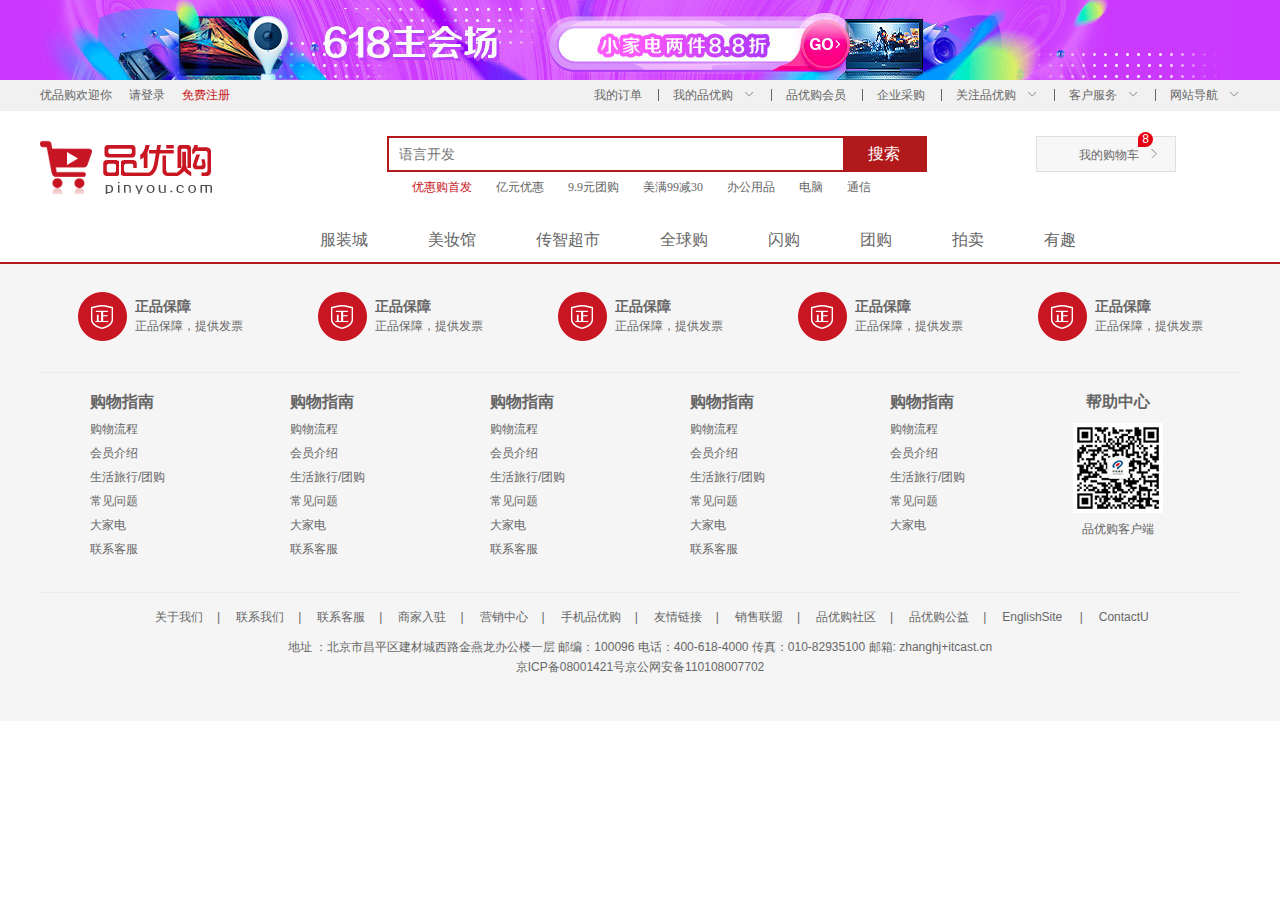
<file: module/模板页面.html>
<!DOCTYPE html>
<html lang="en">
<head>
	<meta charset="UTF-8">
	<meta http-equiv="X-UA-Compatible" content="IE=edge,chrome=1">
	<meta name="description" content="">
	<meta name="keywords" content="">
	<meta name="viewport" content="width=device-width, user-scalable=no, initial-scale=1.0, maximum-scale=1.0, minimum-scale=1.0">
	<title>Document</title>
	<link rel="shortcut icon" href="./favicon.ico">
	<link rel="stylesheet" type="text/css" href="../css/normalize.css">
	<link rel="stylesheet" type="text/css" href="../css/base.css">
	<link rel="stylesheet" type="text/css" href="../css/common.css">
</head>
<body>
	<div class="top_banner" style="background: #CA37FF;">
		<div class="w">
			<a href="#">
				<img src="../images/top_banner.jpg">
			</a>
		</div>
	</div>
	<div class="tobar">
		<div class="w">
			<div class="tobar-l fl">
				<span>优品购欢迎你</span>
				<a href="#" >请登录</a>
				<a href="#" class="basecol">免费注册</a>
			</div>
			<div class="tobar-r fr">
				<ul>
					<li><a href="#">我的订单</a></li><li class="line"></li>
					<li><a href="#">我的品优购</a><i class="iconfont">&#xe6a6;</i></li><li class="line"></li>
					<li><a href="#">品优购会员</a></li><li class="line"></li>
					<li><a href="#">企业采购</a></li><li class="line"></li>
					<li><a href="#">关注品优购</a><i class="iconfont">&#xe6a6;</i></li><li class="line"></li>
					<li><a href="#">客户服务</a><i class="iconfont">&#xe6a6;</i></li><li class="line"></li>
					<li><a href="#">网站导航</a><i class="iconfont">&#xe6a6;</i></li>
				</ul>
			</div>
		</div>
	</div>
	<div class="header">
		<div class="w pr">
			<div class="logo">
				<h1>
					<a href="#">品优购</a>
				</h1>
			</div>
			<div class="search pa w">
				<form>
					<input type="text" name="" placeholder="语言开发">
					<input type="submit" name="" value="搜索">
				</form>
			</div>
			<div class="cart pa">
				<i class="iconfont" style="color: red; font-size: 14px;margin: 0 7px 0 18px">&#xf0179;</i>
				<a href="#">我的购物车</a>
				<span class="num">8</span>
				<i class="iconfont" style="margin-left: 4px; font-size: 14px;">&#xe6a7;</i>
			</div>
			<div class="hotpro pa w">
				<ul>
					<li><a href="#" class="basecol">优惠购首发</a></li>
					<li><a href="#">亿元优惠</a></li>
					<li><a href="#">9.9元团购</a></li>
					<li><a href="#">美满99减30</a></li>
					<li><a href="#">办公用品</a></li>
					<li><a href="#">电脑</a></li>
					<li><a href="#">通信</a></li>
				</ul>
			</div>
			<div class="headnav pa w">
				<ul>
					<li><a href="#">服装城</a></li>
					<li><a href="#">美妆馆</a></li>
					<li><a href="#">传智超市</a></li>
					<li><a href="#">全球购</a></li>
					<li><a href="#">闪购</a></li>
					<li><a href="#">团购</a></li>
					<li><a href="#">拍卖</a></li>
					<li><a href="#">有趣</a></li>
				</ul>
			</div>
		</div>
	</div>
	<div class="footer">
		<div class="w">
			<div class="footer_nav">
				<ul class="clearfix">
					<li>
						<h4>多</h4>
						<div class="solgan fl">
							<h5>正品保障</h5>
							<p>正品保障，提供发票</p>
						</div>
					</li>
					<li>
						<h4>多</h4>
						<div class="solgan fl">
							<h5>正品保障</h5>
							<p>正品保障，提供发票</p>
						</div>
					</li>
					<li>
						<h4>多</h4>
						<div class="solgan fl">
							<h5>正品保障</h5>
							<p>正品保障，提供发票</p>
						</div>
					</li>
					<li>
						<h4>多</h4>
						<div class="solgan fl">
							<h5>正品保障</h5>
							<p>正品保障，提供发票</p>
						</div>
					</li>
					<li>
						<h4>多</h4>
						<div class="solgan fl">
							<h5>正品保障</h5>
							<p>正品保障，提供发票</p>
						</div>
					</li>
				</ul>
			</div>
			<div class="server clearfix">
				<dl>
					<dt>购物指南</dt>
					<dd>购物流程</dd>
					<dd>会员介绍</dd>
					<dd>生活旅行/团购</dd>
					<dd>常见问题</dd>
					<dd>大家电</dd>
					<dd>联系客服</dd>
				</dl>
				<dl>
					<dt>购物指南</dt>
					<dd>购物流程</dd>
					<dd>会员介绍</dd>
					<dd>生活旅行/团购</dd>
					<dd>常见问题</dd>
					<dd>大家电</dd>
					<dd>联系客服</dd>
				</dl>
				<dl>
					<dt>购物指南</dt>
					<dd>购物流程</dd>
					<dd>会员介绍</dd>
					<dd>生活旅行/团购</dd>
					<dd>常见问题</dd>
					<dd>大家电</dd>
					<dd>联系客服</dd>
				</dl>
				<dl>
					<dt>购物指南</dt>
					<dd>购物流程</dd>
					<dd>会员介绍</dd>
					<dd>生活旅行/团购</dd>
					<dd>常见问题</dd>
					<dd>大家电</dd>
					<dd>联系客服</dd>
				</dl>
				<dl>
					<dt>购物指南</dt>
					<dd>购物流程</dd>
					<dd>会员介绍</dd>
					<dd>生活旅行/团购</dd>
					<dd>常见问题</dd>
					<dd>大家电</dd>
				</dl>
				<dl>
					<dt>帮助中心</dt>
					<dd>
						<img src="../images/wx_cz.jpg">
						<span>品优购客户端</span>
					</dd>
				</dl>
			</div>
			<div class="about">
				<ul class="clearfix">
					<li><a href="#">关于我们</a><span>|</span></li>
					<li><a href="#">联系我们</a><span>|</span></li>
					<li><a href="#">联系客服</a><span>|</span></li>
					<li><a href="#">商家入驻</a><span>|</span></li>
					<li><a href="#">营销中心</a><span>|</span></li>
					<li><a href="#">手机品优购</a><span>|</span></li>
					<li><a href="#">友情链接</a><span>|</span></li>
					<li><a href="#">销售联盟</a><span>|</span></li>
					<li><a href="#">品优购社区</a><span>|</span></li>
					<li><a href="#">品优购公益</a><span>|</span></li>
					<li><a href="#">EnglishSite</a> <span>|</span></li>
					<li><a href="#">ContactU</a></li>
				</ul>
				<p>地址       ：北京市昌平区建材城西路金燕龙办公楼一层 邮编：100096 电话：400-618-4000 传真：010-82935100 邮箱: zhanghj+itcast.cn</p>
				<p>京ICP备08001421号京公网安备110108007702</p>
			</div>
		</div>
	</div>
</body>
</html>
</file>
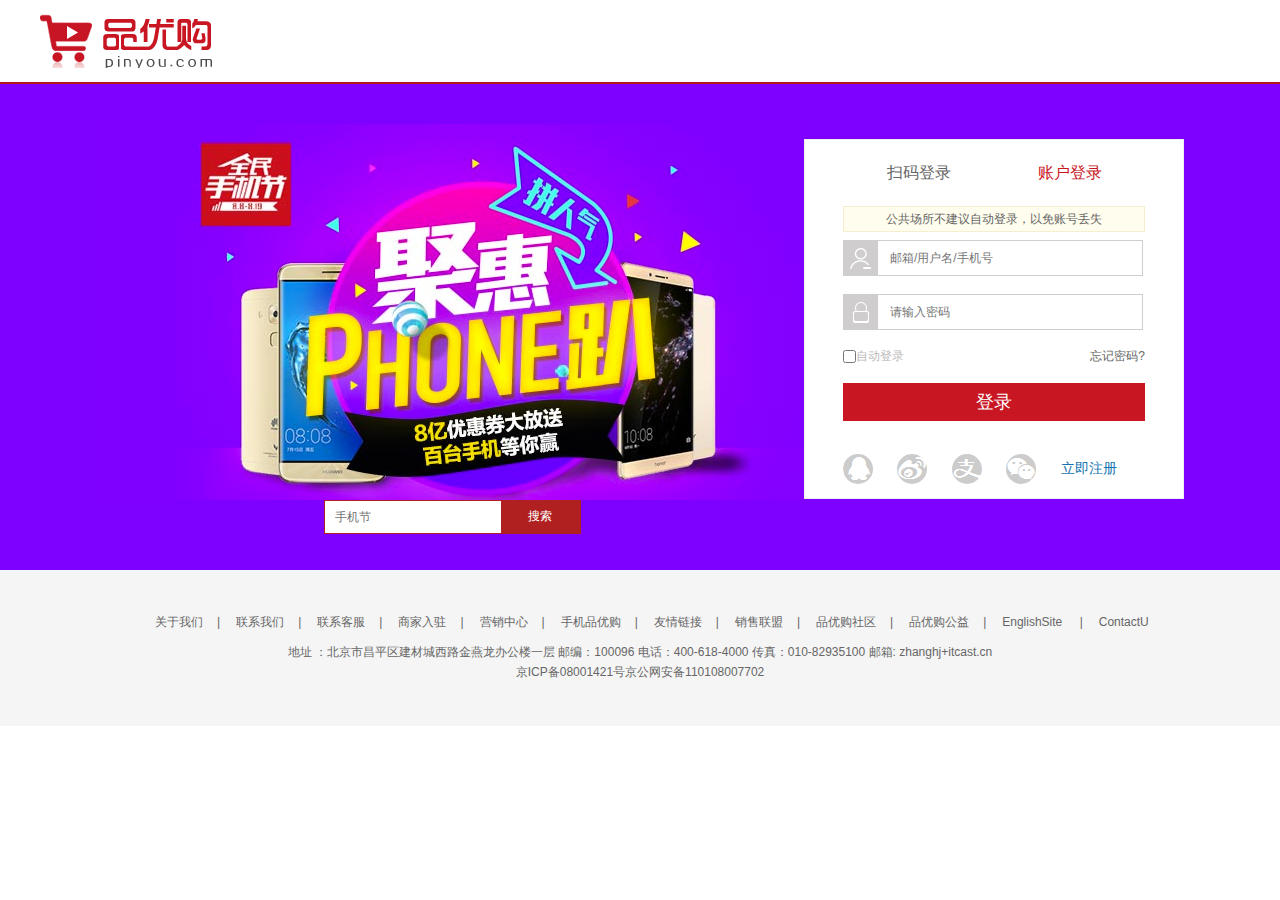
<file: pages/login-register.html>
<!DOCTYPE html>
<html lang="en">

<head>
    <meta charset="UTF-8">
    <meta http-equiv="X-UA-Compatible" content="IE=edge,chrome=1">
    <meta name="description" content="">
    <meta name="keywords" content="">
    <meta name="viewport" content="width=device-width, user-scalable=no, initial-scale=1.0, maximum-scale=1.0, minimum-scale=1.0">
    <title>login-register</title>
    <link rel="shortcut icon" href="./favicon.ico">
    <link rel="stylesheet" type="text/css" href="../css/normalize.css">
    <link rel="stylesheet" type="text/css" href="../css/base.css">
    <link rel="stylesheet" type="text/css" href="../css/common.css">
    <link rel="stylesheet" type="text/css" href="../css/login-register.css">
</head>

<body>
    <div class="header">
        <div class="w pr">
            <div class="logo">
                <h1>
					<a href="#">品优购</a>
				</h1>
            </div>
        </div>
    </div>
    <div class="zhuce clearfix">
        <div class="zhucel fl">
            <img src="../upload/zhucetu.png">
            <div class="searchzhuce">
                <input type="text" name="" placeholder="手机节">
                <input type="button" name="" value="搜索">
            </div>
        </div>
        <div class="zhucer fl">
            <div class="headzhuce">
                <ul class="clearfix">
                    <li class="fl"><a href="#">扫码登录</a></li>
                    <li class="fl"><a href="#" class="basecol">账户登录</a></li>
                </ul>
            </div>
            <div class="bodyzhuce clearfix" style="margin-bottom: 30px;">
                <p>公共场所不建议自动登录，以免账号丢失</p>
                <span class="zhanghao"></span><input type="text" name="" placeholder="邮箱/用户名/手机号">
                <br><br>
                <span class="mima"></span><input type="text" name="" placeholder="请输入密码">
                <div style="height: 53px; line-height: 53px;">
                    <input type="checkbox" name="" class="fl">
                    <span class="zd fl">自动登录</span>
                    <span class="wj fr">忘记密码?</span>
                </div>
                <a href="#" class="buttondl">登录</a>
            </div>
            <div class="footzhuce">
                <span></span>
                <span></span>
                <span></span>
                <span></span>
                <a href="#">立即注册</a>
            </div>
        </div>
    </div>
    <div class="footer">
        <div class="w">
            <div class="about">
                <ul class="clearfix">
                    <li><a href="#">关于我们</a><span>|</span></li>
                    <li><a href="#">联系我们</a><span>|</span></li>
                    <li><a href="#">联系客服</a><span>|</span></li>
                    <li><a href="#">商家入驻</a><span>|</span></li>
                    <li><a href="#">营销中心</a><span>|</span></li>
                    <li><a href="#">手机品优购</a><span>|</span></li>
                    <li><a href="#">友情链接</a><span>|</span></li>
                    <li><a href="#">销售联盟</a><span>|</span></li>
                    <li><a href="#">品优购社区</a><span>|</span></li>
                    <li><a href="#">品优购公益</a><span>|</span></li>
                    <li><a href="#">EnglishSite</a> <span>|</span></li>
                    <li><a href="#">ContactU</a></li>
                </ul>
                <p>地址 ：北京市昌平区建材城西路金燕龙办公楼一层 邮编：100096 电话：400-618-4000 传真：010-82935100 邮箱: zhanghj+itcast.cn</p>
                <p>京ICP备08001421号京公网安备110108007702</p>
            </div>
        </div>
    </div>
</body>

</html>
</file>
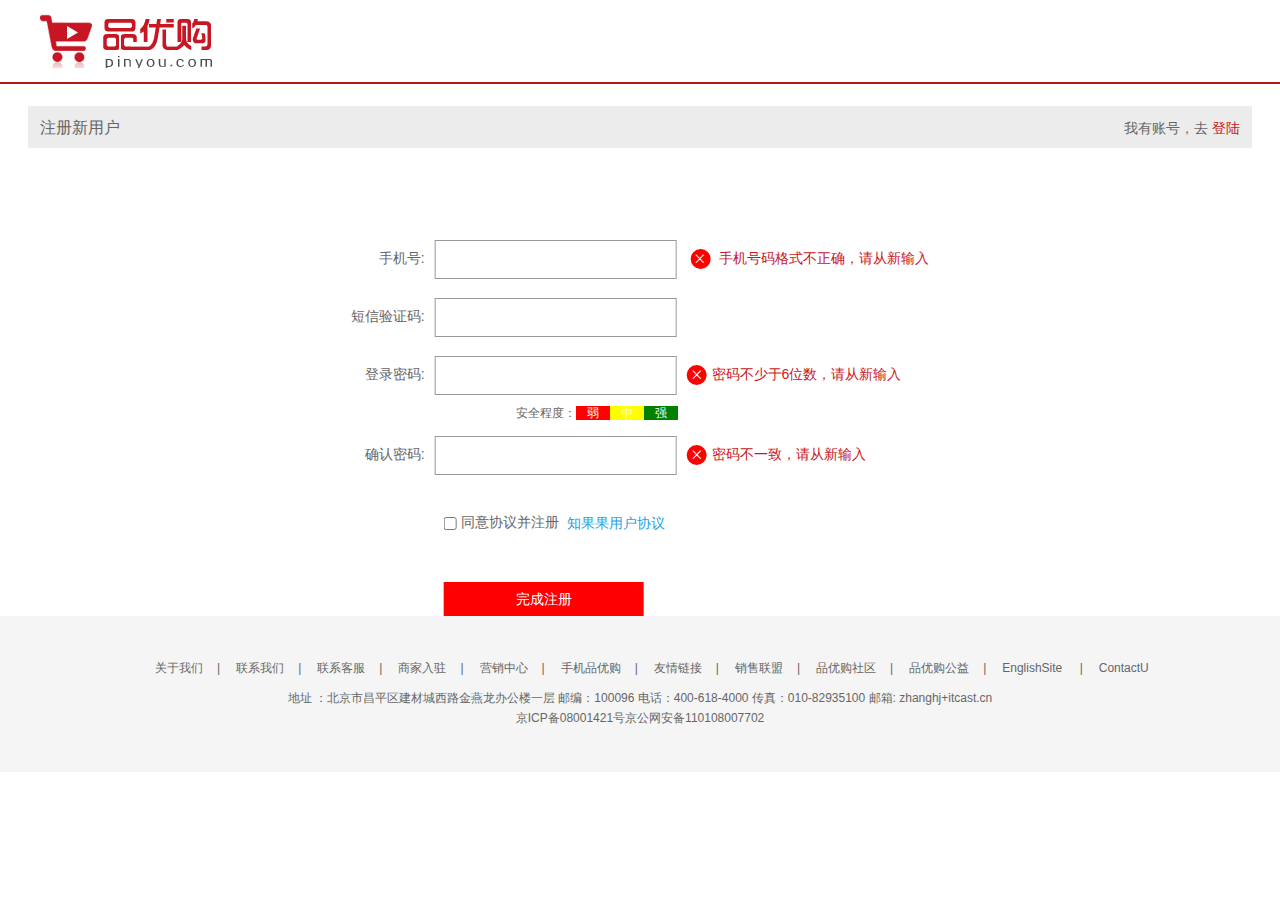
<file: pages/login.html>
<!DOCTYPE html>
<html lang="en">

<head>
    <meta charset="UTF-8">
    <meta http-equiv="X-UA-Compatible" content="IE=edge,chrome=1">
    <meta name="description" content="">
    <meta name="keywords" content="">
    <meta name="viewport" content="width=device-width, user-scalable=no, initial-scale=1.0, maximum-scale=1.0, minimum-scale=1.0">
    <title>login</title>
    <link rel="shortcut icon" href="./favicon.ico">
    <link rel="stylesheet" type="text/css" href="../css/normalize.css">
    <link rel="stylesheet" type="text/css" href="../css/base.css">
    <link rel="stylesheet" type="text/css" href="../css/common.css">
    <link rel="stylesheet" type="text/css" href="../css/login.css">
</head>

<body>
    <div class="header">
        <div class="w pr">
            <div class="logo">
                <h1>
                    <a href="#">品优购</a>
                </h1>
            </div>
        </div>
    </div>
    <div class="tobarlogin w">
        <h3>
            注册新用户
            <a href="#" class="fr" style=>我有账号，去
                <span class="basecol">
                    登陆
                </span>
            </a>
        </h3>
    </div>
    <div class="loginbody pr w">
        <ul class="pa">
            <li>　　手机号:<input type="text" name="">
                <i class="iconfont">&#xe69a;</i>
                <span class="basecol">手机号码格式不正确，请从新输入</span>
            </li>
            <li>短信验证码:<input type="text" name=""></li>
            <li style="height: 80px;">　登录密码:<input type="text" name=""><i class="iconfont">&#xe69a;</i><span class="basecol">密码不少于6位数，请从新输入</span></li>
            <li>　确认密码:<input type="text" name=""><i class="iconfont">&#xe69a;</i><span class="basecol">密码不一致，请从新输入</span></li>
            <li style="margin-left: 93px;">
                <input type="checkbox" name="" style="line-height: 58px;">
                同意协议并注册
                <span style="color: #1ba1e6;vertical-align: middle;line-height: 58px;">知果果用户协议</span>
            </li>
            <li><a href="#">完成注册</a></li>
        </ul>
        <div class="yanzheng pa">
            安全程度：<span class="ro">弱</span><span class="zh">中</span><span class="qi">强</span>
        </div>
    </div>
    <div class="footer">
        <div class="w">
            <div class="about">
                <ul class="clearfix">
                    <li><a href="#">关于我们</a><span>|</span></li>
                    <li><a href="#">联系我们</a><span>|</span></li>
                    <li><a href="#">联系客服</a><span>|</span></li>
                    <li><a href="#">商家入驻</a><span>|</span></li>
                    <li><a href="#">营销中心</a><span>|</span></li>
                    <li><a href="#">手机品优购</a><span>|</span></li>
                    <li><a href="#">友情链接</a><span>|</span></li>
                    <li><a href="#">销售联盟</a><span>|</span></li>
                    <li><a href="#">品优购社区</a><span>|</span></li>
                    <li><a href="#">品优购公益</a><span>|</span></li>
                    <li><a href="#">EnglishSite</a> <span>|</span></li>
                    <li><a href="#">ContactU</a></li>
                </ul>
                <p>地址 ：北京市昌平区建材城西路金燕龙办公楼一层 邮编：100096 电话：400-618-4000 传真：010-82935100 邮箱: zhanghj+itcast.cn</p>
                <p>京ICP备08001421号京公网安备110108007702</p>
            </div>
        </div>
    </div>
</body>

</html>
</file>
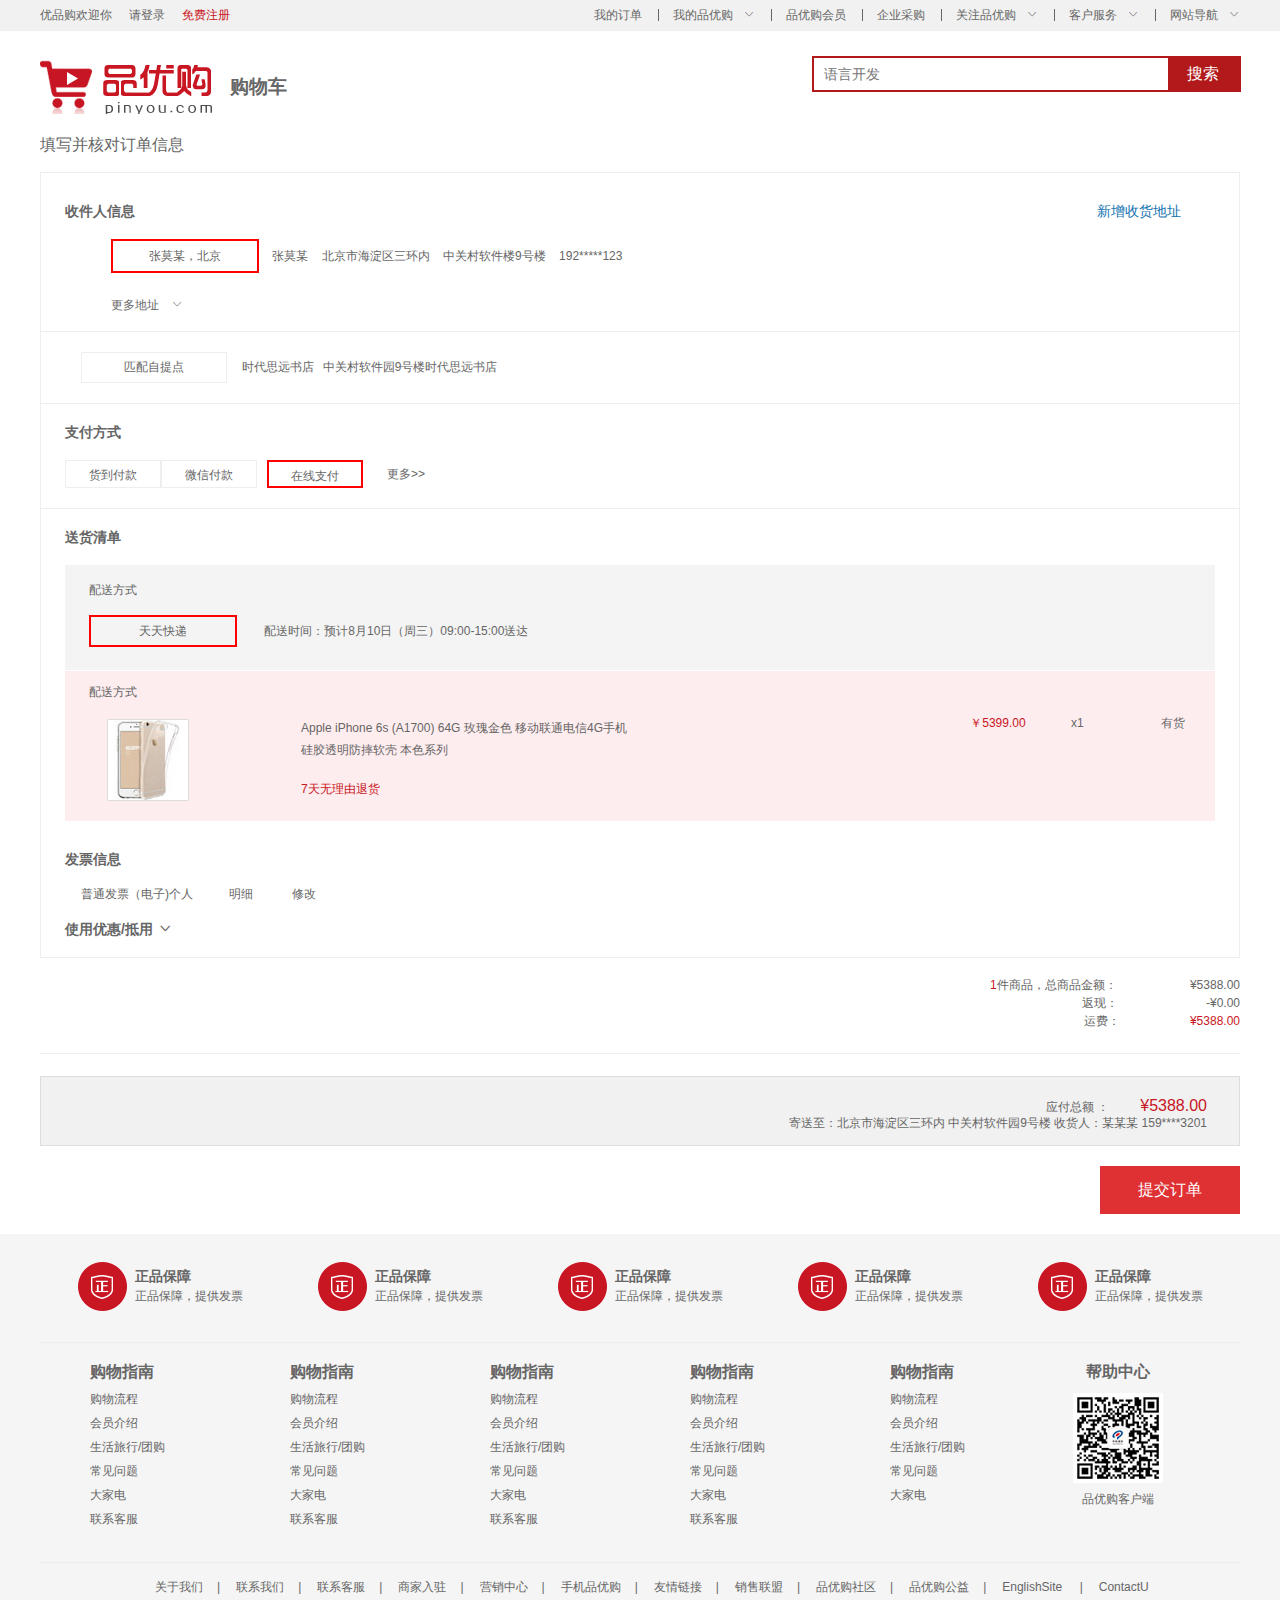
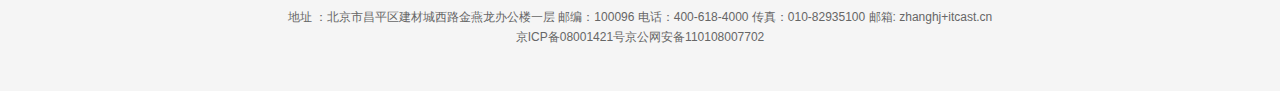
<file: pages/order.html>
<!DOCTYPE html>
<html lang="en">

<head>
    <meta charset="UTF-8">
    <meta http-equiv="X-UA-Compatible" content="IE=edge,chrome=1">
    <meta name="description" content="">
    <meta name="keywords" content="">
    <meta name="viewport" content="width=device-width, user-scalable=no, initial-scale=1.0, maximum-scale=1.0, minimum-scale=1.0">
    <title>order</title>
    <link rel="shortcut icon" href="./favicon.ico">
    <link rel="stylesheet" type="text/css" href="../css/normalize.css">
    <link rel="stylesheet" type="text/css" href="../css/base.css">
    <link rel="stylesheet" type="text/css" href="../css/common.css">
    <link rel="stylesheet" type="text/css" href="../css/order.css">
</head>

<body>
    <div class="tobar">
        <div class="w">
            <div class="tobar-l fl">
                <span>优品购欢迎你</span>
                <a href="#" >请登录</a>
                <a href="#" class="basecol">免费注册</a>
            </div>
            <div class="tobar-r fr">
                <ul>
                    <li><a href="#">我的订单</a></li>
                    <li class="line"></li>
                    <li><a href="#">我的品优购</a><i class="iconfont">&#xe6a6;</i></li>
                    <li class="line"></li>
                    <li><a href="#">品优购会员</a></li>
                    <li class="line"></li>
                    <li><a href="#">企业采购</a></li>
                    <li class="line"></li>
                    <li><a href="#">关注品优购</a><i class="iconfont">&#xe6a6;</i></li>
                    <li class="line"></li>
                    <li><a href="#">客户服务</a><i class="iconfont">&#xe6a6;</i></li>
                    <li class="line"></li>
                    <li><a href="#">网站导航</a><i class="iconfont">&#xe6a6;</i></li>
                </ul>
            </div>
        </div>
    </div>
    <div class="header">
        <div class="w pr">
            <div class="logo">
                <h1>
					<a href="#">品优购</a>
				</h1>
            </div>
            <h3 class="pa">购物车</h3>
            <div class="search pa w">
                <form>
                    <input type="text" name="" placeholder="语言开发">
                    <input type="submit" name="" value="搜索">
                </form>
            </div>
        </div>
    </div>
    <div class="orderb w">
        <h3> 填写并核对订单信息 </h3>
        <div class="orderzb">
            <h4 style="padding-left: 24px; font-size: 14px; margin-bottom: 20px;font-weight: 700;">收件人信息<a href="#" style="float: right;color: #1474af; font-weight: 400;margin-right: 58px;">新增收货地址</a></h4>
            <p class="dz">
                <span style="display:inline-block;width: 144px;height: 30px;border:2px solid red;text-align: center;line-height: 30px;">张莫某，北京</span>
                <span>张莫某</span>
                <span>北京市海淀区三环内</span>
                <span>中关村软件楼9号楼</span>
                <span>192*****123</span>
            </p>
            <a class="more">更多地址　<i class="iconfont">&#xe6a6;</i></a>
            <p class="pp">
                <span>匹配自提点</span>　
                <span style="margin-right: 5px;">时代思远书店</span>
                <span>中关村软件园9号楼时代思远书店</span>
            </p>
            <h4 style="padding-left: 24px; font-size: 14px; margin-bottom: 20px;font-weight: 700;">支付方式</h4>
            <div class="zf clearfix">
                <span>货到付款</span>
                <span>微信付款</span>
                <span style="margin: 0 24px 0 10px;border: 2px solid red">在线支付</span>
                <a href="#">更多&gt;&gt;</a>
            </div>
            <h4 style="padding-left: 24px; font-size: 14px;margin-bottom: 20px;font-weight: 700;">送货清单</h4>
            <div class="sh">
                <div class="sht">
                    <h5>配送方式</h5>
                    <p>
                        <span class="tt">天天快递</span>
                        <span>配送时间：预计8月10日（周三）09:00-15:00送达</span>
                    </p>
                    <h5 style="margin-top:20px;">配送方式</h5>
                    <div class="jshao clearfix">
                        <div class="jshaol fl"><img src="../upload/jshao.png"></div>
                            <div class="jshaom fl">
                                <p>Apple iPhone 6s (A1700) 64G 玫瑰金色 移动联通电信4G手机<br>
                                    硅胶透明防摔软壳 本色系列</p>
                                <span class="basecol">7天无理由退货</span>
                            </div>
                            <div class="jshaor fr">
                                <p>
                                    <span class="basecol" style="margin-right: 42px">￥5399.00</span>
                                    <span style="margin-right: 74px;">x1</span>
                                    <span style="margin-right: 30px">有货</span>
                                </p>
                            </div>
                        </div>
                    </div>
                </div>
                <h4 style="padding-left: 24px; font-size: 14px; font-weight: 700;">发票信息</h4>
                <p style="padding-left: 20px;margin-left: 20px; font-size: 12px; height: 54px;line-height: 54px;">普通发票（电子)<span style="margin-right: 36px;">个人</span><span style="margin-right: 36px;">明细</span> <span style="margin-right: 36px;">修改</span></p>
                <p style="padding-left: 24px; font-size: 14px; font-weight: 700;margin-bottom: 20px;">使用优惠/抵用<i class="iconfont" style="margin-left: 5px;">&#xe6a6;</i></p>
            </div>
        </div>
        <ul style="margin-bottom: 22px;" class="jiesuan clearfix w">
            <li>
                <span style="margin-right: 70px;"><i class="basecol">1</i>件商品，总商品金额：</span>
                ¥5388.00
            </li>
            <li><span style="margin-right: 85px;">返现：</span> -¥0.00</li>
            <li><span style="margin-right: 70px;">运费：</span><i class="basecol">¥5388.00</i></li>
        </ul>
        <div class="zjs w">
            <p>应付总额 ： <span class="basecol" style="margin-left: 28px;font-size: 16px;">¥5388.00</span></p>
            <p>寄送至：北京市海淀区三环内 中关村软件园9号楼 收货人：某某某 159****3201</p>
        </div>
        <div class="w clearfix">
            <a href="#" class="tj fr">
		提交订单
	</a>
        </div>
        <div class="footer">
            <div class="w">
                <div class="footer_nav">
                    <ul class="clearfix">
                        <li>
                            <h4>多</h4>
                            <div class="solgan fl">
                                <h5>正品保障</h5>
                                <p>正品保障，提供发票</p>
                            </div>
                        </li>
                        <li>
                            <h4>多</h4>
                            <div class="solgan fl">
                                <h5>正品保障</h5>
                                <p>正品保障，提供发票</p>
                            </div>
                        </li>
                        <li>
                            <h4>多</h4>
                            <div class="solgan fl">
                                <h5>正品保障</h5>
                                <p>正品保障，提供发票</p>
                            </div>
                        </li>
                        <li>
                            <h4>多</h4>
                            <div class="solgan fl">
                                <h5>正品保障</h5>
                                <p>正品保障，提供发票</p>
                            </div>
                        </li>
                        <li>
                            <h4>多</h4>
                            <div class="solgan fl">
                                <h5>正品保障</h5>
                                <p>正品保障，提供发票</p>
                            </div>
                        </li>
                    </ul>
                </div>
                <div class="server clearfix">
                    <dl>
                        <dt>购物指南</dt>
                        <dd>购物流程</dd>
                        <dd>会员介绍</dd>
                        <dd>生活旅行/团购</dd>
                        <dd>常见问题</dd>
                        <dd>大家电</dd>
                        <dd>联系客服</dd>
                    </dl>
                    <dl>
                        <dt>购物指南</dt>
                        <dd>购物流程</dd>
                        <dd>会员介绍</dd>
                        <dd>生活旅行/团购</dd>
                        <dd>常见问题</dd>
                        <dd>大家电</dd>
                        <dd>联系客服</dd>
                    </dl>
                    <dl>
                        <dt>购物指南</dt>
                        <dd>购物流程</dd>
                        <dd>会员介绍</dd>
                        <dd>生活旅行/团购</dd>
                        <dd>常见问题</dd>
                        <dd>大家电</dd>
                        <dd>联系客服</dd>
                    </dl>
                    <dl>
                        <dt>购物指南</dt>
                        <dd>购物流程</dd>
                        <dd>会员介绍</dd>
                        <dd>生活旅行/团购</dd>
                        <dd>常见问题</dd>
                        <dd>大家电</dd>
                        <dd>联系客服</dd>
                    </dl>
                    <dl>
                        <dt>购物指南</dt>
                        <dd>购物流程</dd>
                        <dd>会员介绍</dd>
                        <dd>生活旅行/团购</dd>
                        <dd>常见问题</dd>
                        <dd>大家电</dd>
                    </dl>
                    <dl>
                        <dt>帮助中心</dt>
                        <dd>
                            <img src="../images/wx_cz.jpg">
                            <span>品优购客户端</span>
                        </dd>
                    </dl>
                </div>
                <div class="about">
                    <ul class="clearfix">
                        <li><a href="#">关于我们</a><span>|</span></li>
                        <li><a href="#">联系我们</a><span>|</span></li>
                        <li><a href="#">联系客服</a><span>|</span></li>
                        <li><a href="#">商家入驻</a><span>|</span></li>
                        <li><a href="#">营销中心</a><span>|</span></li>
                        <li><a href="#">手机品优购</a><span>|</span></li>
                        <li><a href="#">友情链接</a><span>|</span></li>
                        <li><a href="#">销售联盟</a><span>|</span></li>
                        <li><a href="#">品优购社区</a><span>|</span></li>
                        <li><a href="#">品优购公益</a><span>|</span></li>
                        <li><a href="#">EnglishSite</a> <span>|</span></li>
                        <li><a href="#">ContactU</a></li>
                    </ul>
                    <p>地址 ：北京市昌平区建材城西路金燕龙办公楼一层 邮编：100096 电话：400-618-4000 传真：010-82935100 邮箱: zhanghj+itcast.cn</p>
                    <p>京ICP备08001421号京公网安备110108007702</p>
                </div>
            </div>
        </div>
</body>

</html>
</file>
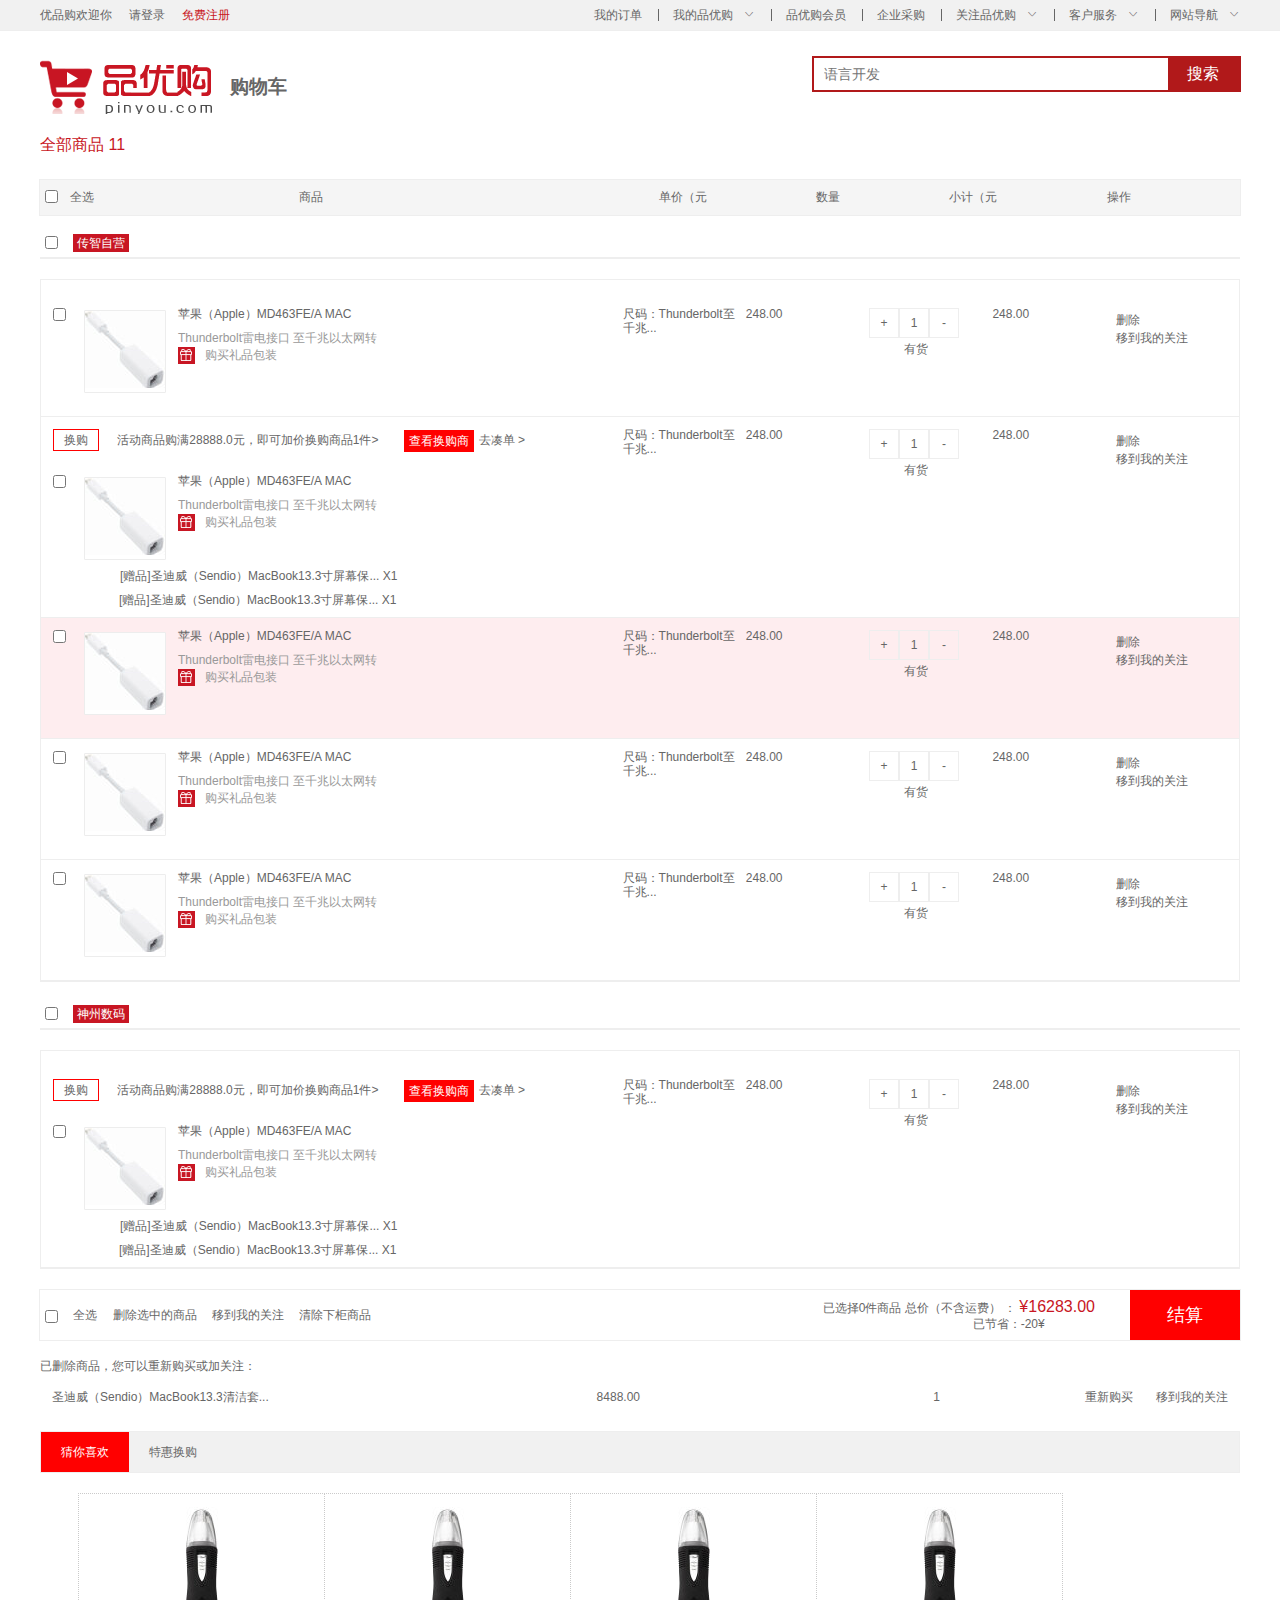
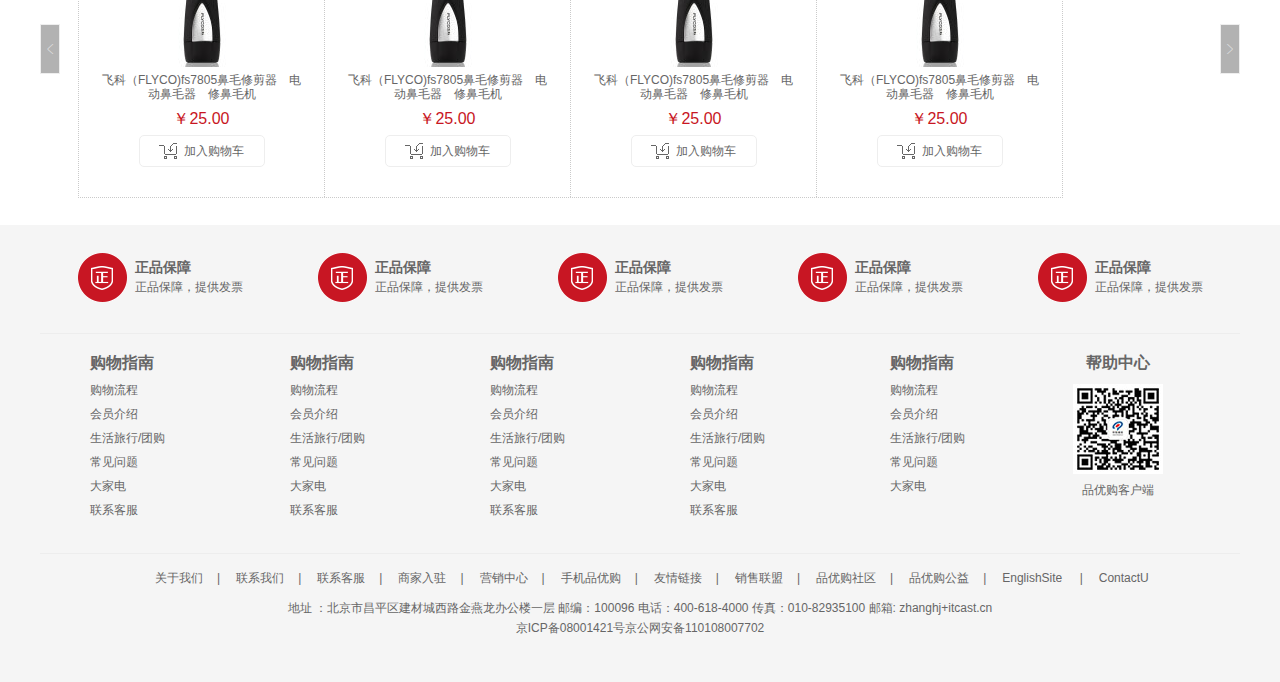
<file: pages/orderlist.html>
<!DOCTYPE html>
<html lang="en">

<head>
    <meta charset="UTF-8">
    <meta http-equiv="X-UA-Compatible" content="IE=edge,chrome=1">
    <meta name="description" content="">
    <meta name="keywords" content="">
    <meta name="viewport" content="width=device-width, user-scalable=no, initial-scale=1.0, maximum-scale=1.0, minimum-scale=1.0">
    <title>orderlist</title>
    <link rel="shortcut icon" href="./favicon.ico">
    <link rel="stylesheet" type="text/css" href="../css/normalize.css">
    <link rel="stylesheet" type="text/css" href="../css/base.css">
    <link rel="stylesheet" type="text/css" href="../css/common.css">
    <link rel="stylesheet" type="text/css" href="../css/orderlist.css">
</head>

<body>
    <div class="tobar">
        <div class="w">
            <div class="tobar-l fl">
                <span>优品购欢迎你</span>
                <a href="#" >请登录</a>
                <a href="#" class="basecol">免费注册</a>
            </div>
            <div class="tobar-r fr">
                <ul>
                    <li><a href="#">我的订单</a></li>
                    <li class="line"></li>
                    <li><a href="#">我的品优购</a><i class="iconfont">&#xe6a6;</i></li>
                    <li class="line"></li>
                    <li><a href="#">品优购会员</a></li>
                    <li class="line"></li>
                    <li><a href="#">企业采购</a></li>
                    <li class="line"></li>
                    <li><a href="#">关注品优购</a><i class="iconfont">&#xe6a6;</i></li>
                    <li class="line"></li>
                    <li><a href="#">客户服务</a><i class="iconfont">&#xe6a6;</i></li>
                    <li class="line"></li>
                    <li><a href="#">网站导航</a><i class="iconfont">&#xe6a6;</i></li>
                </ul>
            </div>
        </div>
    </div>
    <div class="header">
        <div class="w pr">
            <div class="logo">
                <h1>
					<a href="#">品优购</a>
				</h1>
            </div>
            <h3 class="pa">购物车</h3>
            <div class="search pa w">
                <form>
                    <input type="text" name="" placeholder="语言开发">
                    <input type="submit" name="" value="搜索">
                </form>
            </div>
        </div>
    </div>
    <h3 class="basecol w bt"> 全部商品  11 </h3>
    <div class="tobaro w clearfix">
        <input type="checkbox" name="" class="fl">
        <p class="fl">
            <span style="margin-right: 202px;">全选</span>
            <span style="margin-right: 332px;">商品</span>
            <span style="margin-right: 106px;">单价（元</span>
            <span style="margin-right: 106px;">数量</span>
            <span style="margin-right: 106px;">小计（元</span>
            <span style="margin-right: 80px;">操作</span>
        </p>
    </div>
    <h3 class="w cz clearfix" style="border-bottom: 2px solid #eee; padding-bottom: 5px;margin-bottom: 20px;"><input type="checkbox" name="" class="fl" style="margin: 2px 15px 0 5px;"><a href="#">传智自营</a></h3>
    <div class="gwc w clearfix">
        <div class="copy clearfix">
            <div class="copyl fl">
                <input type="checkbox" name="" class="fl">
                <img src="../upload/copy.png" class="fl">
                <div class="copy-info fl">
                    <h3>苹果（Apple）MD463FE/A MAC </h3>
                    <p>Thunderbolt雷电接口 至千兆以太网转</p>
                    <p><img src="../upload/liwu.png">购买礼品包装</p>
                </div>
            </div>
            <div class="copyr fr clearfix">
                <ul class="rj ">
                    <li>尺码：Thunderbolt至千兆...</li>
                    <li>248.00</li>
                    <li class="clearfix">
                        <span class="jsk">+</span>
                        <span class="jsk">1</span>
                        <span class="jsk">-</span>
                        <p style="width: 200px;padding-left: 35px;padding-top: 5px;" class="fl">有货</p>
                    </li>
                    <li>248.00</li>
                    <li>
                        <span style="line-height: 24px;">删除</span><br>
                        <span>移到我的关注</spa>
					</li>
				</ul>
			</div>
		</div>
		<div class="copy clearfix" style="height: 200px;">
			<div class="copyl fl">
				<h3 class="navcx">
					<span href="#" class="hg">换购</span>
                        <span>活动商品购满28888.0元，即可加价换购商品1件&gt;</span>
                        <span class="ckhg">查看换购商品</span>去凑单 &gt;
    </h3>
    <input type="checkbox" name="" class="fl">
    <img src="../upload/copy.png" class="fl">
    <div class="copy-info fl">
        <h3>苹果（Apple）MD463FE/A MAC </h3>
        <p>Thunderbolt雷电接口 至千兆以太网转</p>
        <p><img src="../upload/liwu.png">购买礼品包装</p>
    </div><br><br><br>
    <p class="fl zpp zppw">[赠品]圣迪威（Sendio）MacBook13.3寸屏幕保... X1</p><br>
    <p class="fl zppz zpp">[赠品]圣迪威（Sendio）MacBook13.3寸屏幕保... X1</p>
    </div>
    <div class="copyr fr clearfix">
        <ul class="rj ">
            <li>尺码：Thunderbolt至千兆...</li>
            <li>248.00</li>
            <li class="clearfix">
                <span class="jsk">+</span>
                <span class="jsk">1</span>
                <span class="jsk">-</span>
                <p style="width: 200px;padding-left: 35px;padding-top: 5px;" class="fl">有货</p>
            </li>
            <li>248.00</li>
            <li>
                <span style="line-height: 24px;">删除</span><br>
                <span>移到我的关注</spa>
					</li>
				</ul>
			</div>
		</div>
		<div class="copy clearfix" style="background-color: #feedef">
			<div class="copyl fl">
				<input type="checkbox" name="" class="fl">
				<img src="../upload/copy.png" class="fl">
				<div class="copy-info fl">
					<h3>苹果（Apple）MD463FE/A MAC </h3>
					<p>Thunderbolt雷电接口 至千兆以太网转</p>
					<p><img src="../upload/liwu.png">购买礼品包装</p>
				</div>
			</div>
			<div class="copyr fr clearfix">
				<ul class="rj ">
					<li>尺码：Thunderbolt至千兆...</li>
					<li>248.00</li>
					<li class="clearfix">
						<span class="jsk">+</span>
                <span class="jsk">1</span>
                <span class="jsk">-</span>
                <p style="width: 200px;padding-left: 35px;padding-top: 5px;" class="fl">有货</p>
            </li>
            <li>248.00</li>
            <li>
                <span style="line-height: 24px;">删除</span><br>
                <span>移到我的关注</spa>
					</li>
				</ul>
			</div>
		</div>
		<div class="copy clearfix">
			<div class="copyl fl">
				<input type="checkbox" name="" class="fl">
				<img src="../upload/copy.png" class="fl">
				<div class="copy-info fl">
					<h3>苹果（Apple）MD463FE/A MAC </h3>
					<p>Thunderbolt雷电接口 至千兆以太网转</p>
					<p><img src="../upload/liwu.png">购买礼品包装</p>
				</div>
			</div>
			<div class="copyr fr clearfix">
				<ul class="rj ">
					<li>尺码：Thunderbolt至千兆...</li>
					<li>248.00</li>
					<li class="clearfix">
						<span class="jsk">+</span>
                <span class="jsk">1</span>
                <span class="jsk">-</span>
                <p style="width: 200px;padding-left: 35px;padding-top: 5px;" class="fl">有货</p>
            </li>
            <li>248.00</li>
            <li>
                <span style="line-height: 24px;">删除</span><br>
                <span>移到我的关注</spa>
					</li>
				</ul>
			</div>
		</div>
		<div class="copy clearfix">
			<div class="copyl fl">
				<input type="checkbox" name="" class="fl">
				<img src="../upload/copy.png" class="fl">
				<div class="copy-info fl">
					<h3>苹果（Apple）MD463FE/A MAC </h3>
					<p>Thunderbolt雷电接口 至千兆以太网转</p>
					<p><img src="../upload/liwu.png">购买礼品包装</p>
				</div>
			</div>
			<div class="copyr fr clearfix">
				<ul class="rj ">
					<li>尺码：Thunderbolt至千兆...</li>
					<li>248.00</li>
					<li class="clearfix">
						<span class="jsk">+</span>
                <span class="jsk">1</span>
                <span class="jsk">-</span>
                <p style="width: 200px;padding-left: 35px;padding-top: 5px;" class="fl">有货</p>
            </li>
            <li>248.00</li>
            <li>
                <span style="line-height: 24px;">删除</span><br>
                <span>移到我的关注</spa>
					</li>
				</ul>
			</div>
		</div>
	</div>
	<h3 class="w cz clearfix" style="border-bottom: 2px solid #eee; padding-bottom: 5px;margin-bottom: 20px;"><input type="checkbox" name="" class="fl" style="margin: 2px 15px 0 5px;"><a href="#">神州数码</a></h3>
	<div class="gwc w" style="margin-bottom: 20px;">
		<div class="copy clearfix" style="height: 200px;">
			<div class="copyl fl">
				<h3 class="navcx">
					<span href="#" class="hg">换购</span>
                <span>活动商品购满28888.0元，即可加价换购商品1件&gt;</span>
                <span class="ckhg">查看换购商品</span>去凑单 &gt;
    </h3>
    <input type="checkbox" name="" class="fl">
    <img src="../upload/copy.png" class="fl">
    <div class="copy-info fl">
        <h3>苹果（Apple）MD463FE/A MAC </h3>
        <p>Thunderbolt雷电接口 至千兆以太网转</p>
        <p><img src="../upload/liwu.png">购买礼品包装</p>
    </div><br><br><br>
    <p class="fl zpp zppw">[赠品]圣迪威（Sendio）MacBook13.3寸屏幕保... X1</p><br>
    <p class="fl zppz zpp">[赠品]圣迪威（Sendio）MacBook13.3寸屏幕保... X1</p>
    </div>
    <div class="copyr fr clearfix">
        <ul class="rj ">
            <li>尺码：Thunderbolt至千兆...</li>
            <li>248.00</li>
            <li class="clearfix">
                <span class="jsk">+</span>
                <span class="jsk">1</span>
                <span class="jsk">-</span>
                <p style="width: 200px;padding-left: 35px;padding-top: 5px;" class="fl">有货</p>
            </li>
            <li>248.00</li>
            <li>
                <span style="line-height: 24px;">删除</span><br>
                <span>移到我的关注</spa>
					</li>
				</ul>
			</div>
		</div>
	</div>
	<div class="qx w">
		<div class="qxl fl" >
			<input type="checkbox" name="">
			<span>全选</span>
                <span>删除选中的商品</span>
                <span>移到我的关注</span>
                <span>清除下柜商品</span>
    </div>
    <div class="qxr fr">
        <a href="#" class="jsjq fr" >结算</a>
        <div class="fr clearfix" style="margin-right:35px;">
            <p>已选择<i>0</i>件商品
                <span>总价（不含运费） ：</span>
                <span class="basecol" style="font-size: 16px;">¥16283.00</span>
            </p>
            <p style="padding-left:150px;">已节省：-20¥</p>
        </div>
    </div>
    </div>
    <p class="w" style="font-size: 12px;line-height: 50px;height: 50px;">已删除商品，您可以重新购买或加关注：</p>
    <ul class="clearfix btsd w">
        <li style="padding-left: 12px;box-sizing: border-box;">圣迪威（Sendio）MacBook13.3清洁套...</li>
        <li style="text-align: right;">8488.00</li>
        <li style="text-align: right;">1</li>
        <li style="text-align: right;padding-right: 12px;box-sizing: border-box;">
            <span style="margin-right: 20px;">重新购买</span>
            移到我的关注
        </li>
    </ul>
    <div class="cnxh w">
        <div class="cnxht clearfix">
            <a href="#" class="cnxha fl">猜你喜欢</a>
            <a href="#" class="fl">特惠换购</a>
        </div>
        <div class="cnxhb pr">
            <ul class="pa showxh clearfix">
                <li>
                    <a href="#"><img src="../upload/cnxh.png"></a>
                    <p>飞科（FLYCO)fs7805鼻毛修剪器　电动鼻毛器　修鼻毛机</p>
                    <span class="basecol" style="text-align: center;line-height: 33px;">￥25.00</span>
                    <a href="#" class="jr">
							<img src="../upload/gwc.png">
						加入购物车
					</a>
                </li>
                <li>
                    <a href="#"><img src="../upload/cnxh.png"></a>
                    <p>飞科（FLYCO)fs7805鼻毛修剪器　电动鼻毛器　修鼻毛机</p>
                    <span class="basecol" style="text-align: center;line-height: 33px;">￥25.00</span>
                    <a href="#" class="jr">
							<img src="../upload/gwc.png">
						加入购物车
					</a>
                </li>
                <li>
                    <a href="#"><img src="../upload/cnxh.png"></a>
                    <p>飞科（FLYCO)fs7805鼻毛修剪器　电动鼻毛器　修鼻毛机</p>
                    <span class="basecol" style="text-align: center;line-height: 33px;">￥25.00</span>
                    <a href="#" class="jr">
							<img src="../upload/gwc.png">
						加入购物车
					</a>
                </li>
                <li>
                    <a href="#"><img src="../upload/cnxh.png"></a>
                    <p>飞科（FLYCO)fs7805鼻毛修剪器　电动鼻毛器　修鼻毛机</p>
                    <span class="basecol" style="text-align: center;line-height: 33px;">￥25.00</span>
                    <a href="#" class="jr">
							<img src="../upload/gwc.png">
						加入购物车
					</a>
                </li>
            </ul>
            <div class="cnxhls pa"><i class="iconfont">&#xe697;</i></div>
            <div class="cnxhrs pa"><i class="iconfont">&#xe6a7;</i></div>
        </div>
    </div>
    <div class="footer clearfix">
        <div class="w">
            <div class="footer_nav">
                <ul class="clearfix">
                    <li>
                        <h4>多</h4>
                        <div class="solgan fl">
                            <h5>正品保障</h5>
                            <p>正品保障，提供发票</p>
                        </div>
                    </li>
                    <li>
                        <h4>多</h4>
                        <div class="solgan fl">
                            <h5>正品保障</h5>
                            <p>正品保障，提供发票</p>
                        </div>
                    </li>
                    <li>
                        <h4>多</h4>
                        <div class="solgan fl">
                            <h5>正品保障</h5>
                            <p>正品保障，提供发票</p>
                        </div>
                    </li>
                    <li>
                        <h4>多</h4>
                        <div class="solgan fl">
                            <h5>正品保障</h5>
                            <p>正品保障，提供发票</p>
                        </div>
                    </li>
                    <li>
                        <h4>多</h4>
                        <div class="solgan fl">
                            <h5>正品保障</h5>
                            <p>正品保障，提供发票</p>
                        </div>
                    </li>
                </ul>
            </div>
            <div class="server clearfix">
                <dl>
                    <dt>购物指南</dt>
                    <dd>购物流程</dd>
                    <dd>会员介绍</dd>
                    <dd>生活旅行/团购</dd>
                    <dd>常见问题</dd>
                    <dd>大家电</dd>
                    <dd>联系客服</dd>
                </dl>
                <dl>
                    <dt>购物指南</dt>
                    <dd>购物流程</dd>
                    <dd>会员介绍</dd>
                    <dd>生活旅行/团购</dd>
                    <dd>常见问题</dd>
                    <dd>大家电</dd>
                    <dd>联系客服</dd>
                </dl>
                <dl>
                    <dt>购物指南</dt>
                    <dd>购物流程</dd>
                    <dd>会员介绍</dd>
                    <dd>生活旅行/团购</dd>
                    <dd>常见问题</dd>
                    <dd>大家电</dd>
                    <dd>联系客服</dd>
                </dl>
                <dl>
                    <dt>购物指南</dt>
                    <dd>购物流程</dd>
                    <dd>会员介绍</dd>
                    <dd>生活旅行/团购</dd>
                    <dd>常见问题</dd>
                    <dd>大家电</dd>
                    <dd>联系客服</dd>
                </dl>
                <dl>
                    <dt>购物指南</dt>
                    <dd>购物流程</dd>
                    <dd>会员介绍</dd>
                    <dd>生活旅行/团购</dd>
                    <dd>常见问题</dd>
                    <dd>大家电</dd>
                </dl>
                <dl>
                    <dt>帮助中心</dt>
                    <dd>
                        <img src="../images/wx_cz.jpg">
                        <span>品优购客户端</span>
                    </dd>
                </dl>
            </div>
            <div class="about">
                <ul class="clearfix">
                    <li><a href="#">关于我们</a><span>|</span></li>
                    <li><a href="#">联系我们</a><span>|</span></li>
                    <li><a href="#">联系客服</a><span>|</span></li>
                    <li><a href="#">商家入驻</a><span>|</span></li>
                    <li><a href="#">营销中心</a><span>|</span></li>
                    <li><a href="#">手机品优购</a><span>|</span></li>
                    <li><a href="#">友情链接</a><span>|</span></li>
                    <li><a href="#">销售联盟</a><span>|</span></li>
                    <li><a href="#">品优购社区</a><span>|</span></li>
                    <li><a href="#">品优购公益</a><span>|</span></li>
                    <li><a href="#">EnglishSite</a> <span>|</span></li>
                    <li><a href="#">ContactU</a></li>
                </ul>
                <p>地址 ：北京市昌平区建材城西路金燕龙办公楼一层 邮编：100096 电话：400-618-4000 传真：010-82935100 邮箱: zhanghj+itcast.cn</p>
                <p>京ICP备08001421号京公网安备110108007702</p>
            </div>
        </div>
    </div>
</body>

</html>
</file>
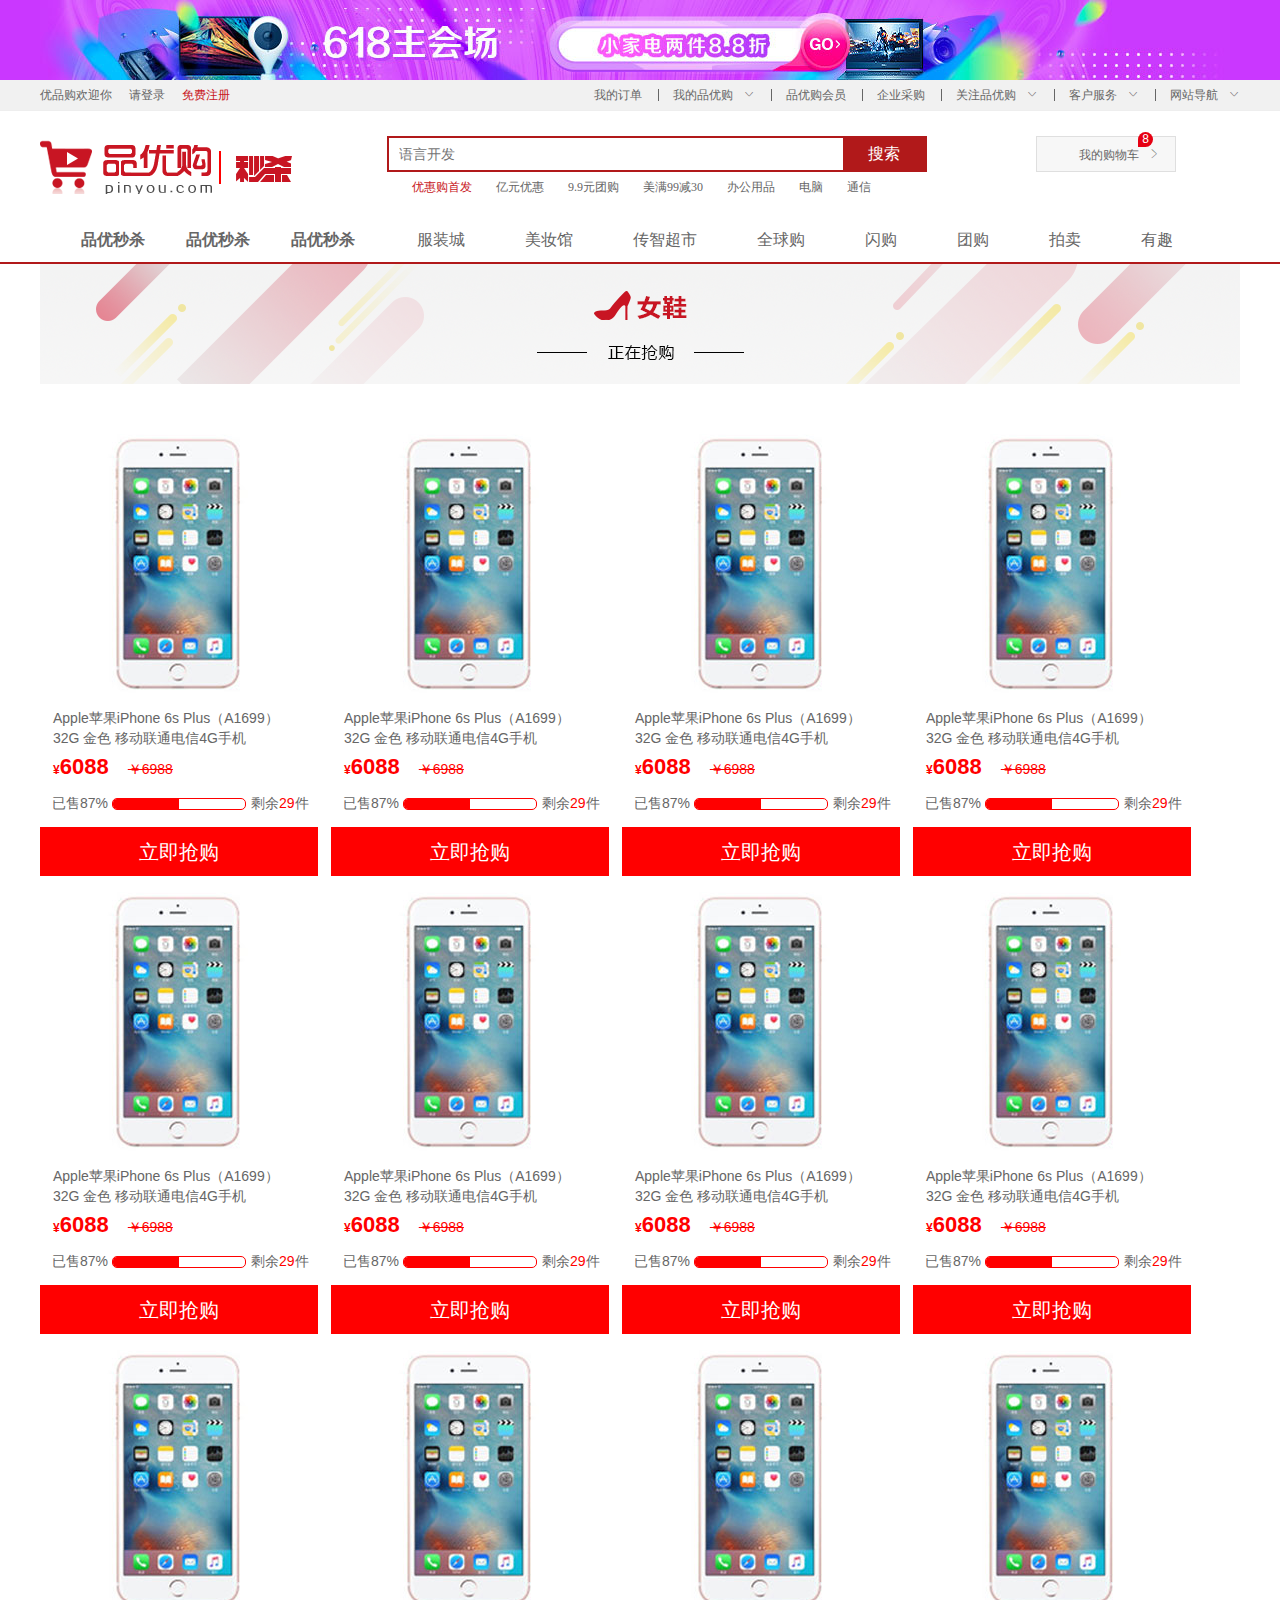
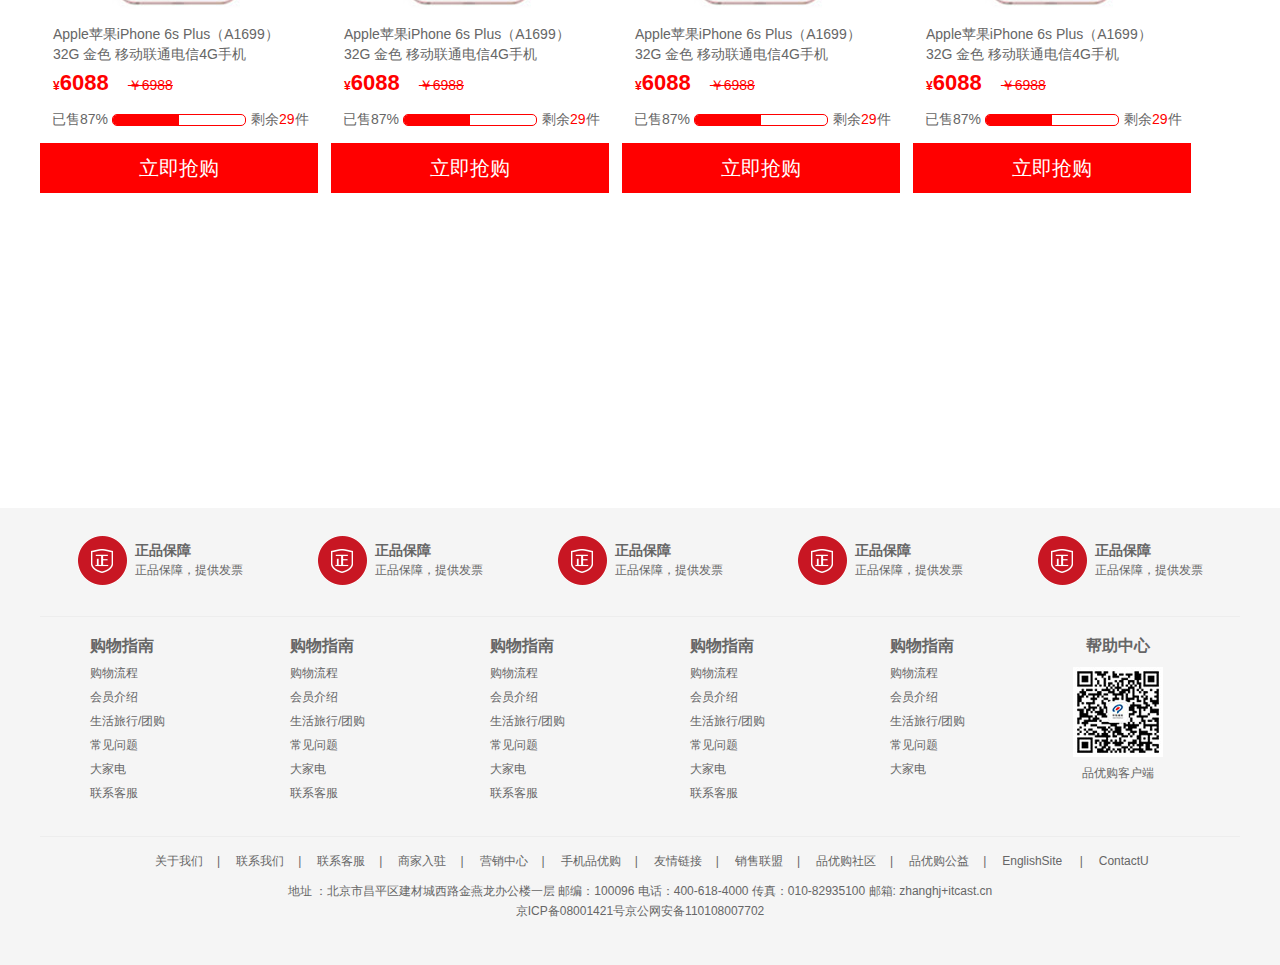
<file: pages/produce_list.html>
<!DOCTYPE html>
<html lang="en">

<head>
    <meta charset="UTF-8">
    <meta http-equiv="X-UA-Compatible" content="IE=edge,chrome=1">
    <meta name="description" content="品优购-专业的综合网上购物商城,销售家电、数码通讯、电脑、家居百货、服装服饰、母婴、图书、食品等数万个品牌优质商品.便捷、诚信的服务，为您提供愉悦的网上购物体验!">
    <meta name="keywords" content="网上购物,网上商城,手机,笔记本,电脑,MP3,CD,VCD,DV,相机,数码,配件,手表,存储卡,京东">
    <meta name="viewport" content="width=device-width, user-scalable=no, initial-scale=1.0, maximum-scale=1.0, minimum-scale=1.0">
    <title>product_list</title>
    <link rel="shortcut icon" href="./favicon.ico">
    <link rel="stylesheet" type="text/css" href="../css/normalize.css">
    <link rel="stylesheet" type="text/css" href="../css/base.css">
    <link rel="stylesheet" type="text/css" href="../css/common.css">
    <link rel="stylesheet" type="text/css" href="../css/product_list.css">
</head>

<body>
    <div class="top_banner" style="background: #CA37FF;">
        <div class="w">
            <a href="#">
				<img src="../images/top_banner.jpg">
			</a>
        </div>
    </div>
    <div class="tobar">
        <div class="w">
            <div class="tobar-l fl">
                <span>优品购欢迎你</span>
                <a href="#" >请登录</a>
                <a href="#" class="basecol">免费注册</a>
            </div>
            <div class="tobar-r fr">
                <ul>
                    <li><a href="#">我的订单</a></li>
                    <li class="line"></li>
                    <li><a href="#">我的品优购</a><i class="iconfont">&#xe6a6;</i></li>
                    <li class="line"></li>
                    <li><a href="#">品优购会员</a></li>
                    <li class="line"></li>
                    <li><a href="#">企业采购</a></li>
                    <li class="line"></li>
                    <li><a href="#">关注品优购</a><i class="iconfont">&#xe6a6;</i></li>
                    <li class="line"></li>
                    <li><a href="#">客户服务</a><i class="iconfont">&#xe6a6;</i></li>
                    <li class="line"></li>
                    <li><a href="#">网站导航</a><i class="iconfont">&#xe6a6;</i></li>
                </ul>
            </div>
        </div>
    </div>
    <div class="header">
        <div class="w pr">
            <div class="logo">
                <h1>
					<a href="#">品优购</a>
					<div class="seckill">
						<img src="../upload/secKill_03.png">
					</div>
				</h1>
            </div>
            <div class="search pa w">
                <form>
                    <input type="text" name="" placeholder="语言开发">
                    <input type="submit" name="" value="搜索">
                </form>
            </div>
            <div class="cart pa">
                <i class="iconfont" style="color: red; font-size: 14px;margin: 0 7px 0 18px">&#xf0179;</i>
                <a href="#">我的购物车</a>
                <span class="num">8</span>
                <i class="iconfont" style="margin-left: 4px; font-size: 14px;">&#xe6a7;</i>
            </div>
            <div class="hotpro pa w">
                <ul>
                    <li><a href="#" class="basecol">优惠购首发</a></li>
                    <li><a href="#">亿元优惠</a></li>
                    <li><a href="#">9.9元团购</a></li>
                    <li><a href="#">美满99减30</a></li>
                    <li><a href="#">办公用品</a></li>
                    <li><a href="#">电脑</a></li>
                    <li><a href="#">通信</a></li>
                </ul>
            </div>
            <div class="hotnav clearfix">
                <ul>
                    <li><a href="#">品优秒杀</a></li>
                    <li><a href="#">品优秒杀</a></li>
                    <li><a href="#">品优秒杀</a></li>
                </ul>
            </div>
            <div class="headnav pa w">
                <ul>
                    <li><a href="#">服装城</a></li>
                    <li><a href="#">美妆馆</a></li>
                    <li><a href="#">传智超市</a></li>
                    <li><a href="#">全球购</a></li>
                    <li><a href="#">闪购</a></li>
                    <li><a href="#">团购</a></li>
                    <li><a href="#">拍卖</a></li>
                    <li><a href="#">有趣</a></li>
                </ul>
            </div>
        </div>
    </div>
    <div class="bannernav w">
        <img src="../upload/bg_03.png">
	</div>
        <div class="productshow_list clearfix w">
            <ul>
                <li>
                    <img src="../upload/pro.jpg">
                    <h3>Apple苹果iPhone 6s Plus（A1699）32G 金色 移动联通电信4G手机</h3>
                    <p><span>¥</span>6088 <del>￥6988</del></p>
                    <div class="jdt">
                        <span>已售87%</span>
                        <span><a href="#"></a></span>
                        <span>剩余<i>29</i>件</span>
                    </div>
                    <a href="#" class="ljq">立即抢购</a>
                </li>
                <li>
                    <img src="../upload/pro.jpg">
                    <h3>Apple苹果iPhone 6s Plus（A1699）32G 金色 移动联通电信4G手机</h3>
                    <p><span>¥</span>6088 <del>￥6988</del></p>
                    <div class="jdt">
                        <span>已售87%</span>
                        <span><a href="#"></a></span>
                        <span>剩余<i>29</i>件</span>
                    </div>
                    <a href="#" class="ljq">立即抢购</a>
                </li>
                <li>
                    <img src="../upload/pro.jpg">
                    <h3>Apple苹果iPhone 6s Plus（A1699）32G 金色 移动联通电信4G手机</h3>
                    <p><span>¥</span>6088 <del>￥6988</del></p>
                    <div class="jdt">
                        <span>已售87%</span>
                        <span><a href="#"></a></span>
                        <span>剩余<i>29</i>件</span>
                    </div>
                    <a href="#" class="ljq">立即抢购</a>
                </li>
                <li>
                    <img src="../upload/pro.jpg">
                    <h3>Apple苹果iPhone 6s Plus（A1699）32G 金色 移动联通电信4G手机</h3>
                    <p><span>¥</span>6088 <del>￥6988</del></p>
                    <div class="jdt">
                        <span>已售87%</span>
                        <span><a href="#"></a></span>
                        <span>剩余<i>29</i>件</span>
                    </div>
                    <a href="#" class="ljq">立即抢购</a>
                </li>
                <li>
                    <img src="../upload/pro.jpg">
                    <h3>Apple苹果iPhone 6s Plus（A1699）32G 金色 移动联通电信4G手机</h3>
                    <p><span>¥</span>6088 <del>￥6988</del></p>
                    <div class="jdt">
                        <span>已售87%</span>
                        <span><a href="#"></a></span>
                        <span>剩余<i>29</i>件</span>
                    </div>
                    <a href="#" class="ljq">立即抢购</a>
                </li>
                <li>
                    <img src="../upload/pro.jpg">
                    <h3>Apple苹果iPhone 6s Plus（A1699）32G 金色 移动联通电信4G手机</h3>
                    <p><span>¥</span>6088 <del>￥6988</del></p>
                    <div class="jdt">
                        <span>已售87%</span>
                        <span><a href="#"></a></span>
                        <span>剩余<i>29</i>件</span>
                    </div>
                    <a href="#" class="ljq">立即抢购</a>
                </li>
                <li>
                    <img src="../upload/pro.jpg">
                    <h3>Apple苹果iPhone 6s Plus（A1699）32G 金色 移动联通电信4G手机</h3>
                    <p><span>¥</span>6088 <del>￥6988</del></p>
                    <div class="jdt">
                        <span>已售87%</span>
                        <span><a href="#"></a></span>
                        <span>剩余<i>29</i>件</span>
                    </div>
                    <a href="#" class="ljq">立即抢购</a>
                </li>
                <li>
                    <img src="../upload/pro.jpg">
                    <h3>Apple苹果iPhone 6s Plus（A1699）32G 金色 移动联通电信4G手机</h3>
                    <p><span>¥</span>6088 <del>￥6988</del></p>
                    <div class="jdt">
                        <span>已售87%</span>
                        <span><a href="#"></a></span>
                        <span>剩余<i>29</i>件</span>
                    </div>
                    <a href="#" class="ljq">立即抢购</a>
                </li>
                <li>
                    <img src="../upload/pro.jpg">
                    <h3>Apple苹果iPhone 6s Plus（A1699）32G 金色 移动联通电信4G手机</h3>
                    <p><span>¥</span>6088 <del>￥6988</del></p>
                    <div class="jdt">
                        <span>已售87%</span>
                        <span><a href="#"></a></span>
                        <span>剩余<i>29</i>件</span>
                    </div>
                    <a href="#" class="ljq">立即抢购</a>
                </li>
                <li>
                    <img src="../upload/pro.jpg">
                    <h3>Apple苹果iPhone 6s Plus（A1699）32G 金色 移动联通电信4G手机</h3>
                    <p><span>¥</span>6088 <del>￥6988</del></p>
                    <div class="jdt">
                        <span>已售87%</span>
                        <span><a href="#"></a></span>
                        <span>剩余<i>29</i>件</span>
                    </div>
                    <a href="#" class="ljq">立即抢购</a>
                </li>
                <li>
                    <img src="../upload/pro.jpg">
                    <h3>Apple苹果iPhone 6s Plus（A1699）32G 金色 移动联通电信4G手机</h3>
                    <p><span>¥</span>6088 <del>￥6988</del></p>
                    <div class="jdt">
                        <span>已售87%</span>
                        <span><a href="#"></a></span>
                        <span>剩余<i>29</i>件</span>
                    </div>
                    <a href="#" class="ljq">立即抢购</a>
                </li>
                <li>
                    <img src="../upload/pro.jpg">
                    <h3>Apple苹果iPhone 6s Plus（A1699）32G 金色 移动联通电信4G手机</h3>
                    <p><span>¥</span>6088 <del>￥6988</del></p>
                    <div class="jdt">
                        <span>已售87%</span>
                        <span><a href="#"></a></span>
                        <span>剩余<i>29</i>件</span>
                    </div>
                    <a href="#" class="ljq">立即抢购</a>
                </li>
            </ul>
        </div>
        <div class="footer">
            <div class="w">
                <div class="footer_nav">
                    <ul class="clearfix">
                        <li>
                            <h4>多</h4>
                            <div class="solgan fl">
                                <h5>正品保障</h5>
                                <p>正品保障，提供发票</p>
                            </div>
                        </li>
                        <li>
                            <h4>多</h4>
                            <div class="solgan fl">
                                <h5>正品保障</h5>
                                <p>正品保障，提供发票</p>
                            </div>
                        </li>
                        <li>
                            <h4>多</h4>
                            <div class="solgan fl">
                                <h5>正品保障</h5>
                                <p>正品保障，提供发票</p>
                            </div>
                        </li>
                        <li>
                            <h4>多</h4>
                            <div class="solgan fl">
                                <h5>正品保障</h5>
                                <p>正品保障，提供发票</p>
                            </div>
                        </li>
                        <li>
                            <h4>多</h4>
                            <div class="solgan fl">
                                <h5>正品保障</h5>
                                <p>正品保障，提供发票</p>
                            </div>
                        </li>
                    </ul>
                </div>
                <div class="server clearfix">
                    <dl>
                        <dt>购物指南</dt>
                        <dd>购物流程</dd>
                        <dd>会员介绍</dd>
                        <dd>生活旅行/团购</dd>
                        <dd>常见问题</dd>
                        <dd>大家电</dd>
                        <dd>联系客服</dd>
                    </dl>
                    <dl>
                        <dt>购物指南</dt>
                        <dd>购物流程</dd>
                        <dd>会员介绍</dd>
                        <dd>生活旅行/团购</dd>
                        <dd>常见问题</dd>
                        <dd>大家电</dd>
                        <dd>联系客服</dd>
                    </dl>
                    <dl>
                        <dt>购物指南</dt>
                        <dd>购物流程</dd>
                        <dd>会员介绍</dd>
                        <dd>生活旅行/团购</dd>
                        <dd>常见问题</dd>
                        <dd>大家电</dd>
                        <dd>联系客服</dd>
                    </dl>
                    <dl>
                        <dt>购物指南</dt>
                        <dd>购物流程</dd>
                        <dd>会员介绍</dd>
                        <dd>生活旅行/团购</dd>
                        <dd>常见问题</dd>
                        <dd>大家电</dd>
                        <dd>联系客服</dd>
                    </dl>
                    <dl>
                        <dt>购物指南</dt>
                        <dd>购物流程</dd>
                        <dd>会员介绍</dd>
                        <dd>生活旅行/团购</dd>
                        <dd>常见问题</dd>
                        <dd>大家电</dd>
                    </dl>
                    <dl>
                        <dt>帮助中心</dt>
                        <dd>
                            <img src="../images/wx_cz.jpg">
                            <span>品优购客户端</span>
                        </dd>
                    </dl>
                </div>
                <div class="about">
                    <ul class="clearfix">
                        <li><a href="#">关于我们</a><span>|</span></li>
                        <li><a href="#">联系我们</a><span>|</span></li>
                        <li><a href="#">联系客服</a><span>|</span></li>
                        <li><a href="#">商家入驻</a><span>|</span></li>
                        <li><a href="#">营销中心</a><span>|</span></li>
                        <li><a href="#">手机品优购</a><span>|</span></li>
                        <li><a href="#">友情链接</a><span>|</span></li>
                        <li><a href="#">销售联盟</a><span>|</span></li>
                        <li><a href="#">品优购社区</a><span>|</span></li>
                        <li><a href="#">品优购公益</a><span>|</span></li>
                        <li><a href="#">EnglishSite</a> <span>|</span></li>
                        <li><a href="#">ContactU</a></li>
                    </ul>
                    <p>地址 ：北京市昌平区建材城西路金燕龙办公楼一层 邮编：100096 电话：400-618-4000 传真：010-82935100 邮箱: zhanghj+itcast.cn</p>
                    <p>京ICP备08001421号京公网安备110108007702</p>
                </div>
            </div>
        </div>
</body>

</html>
</file>
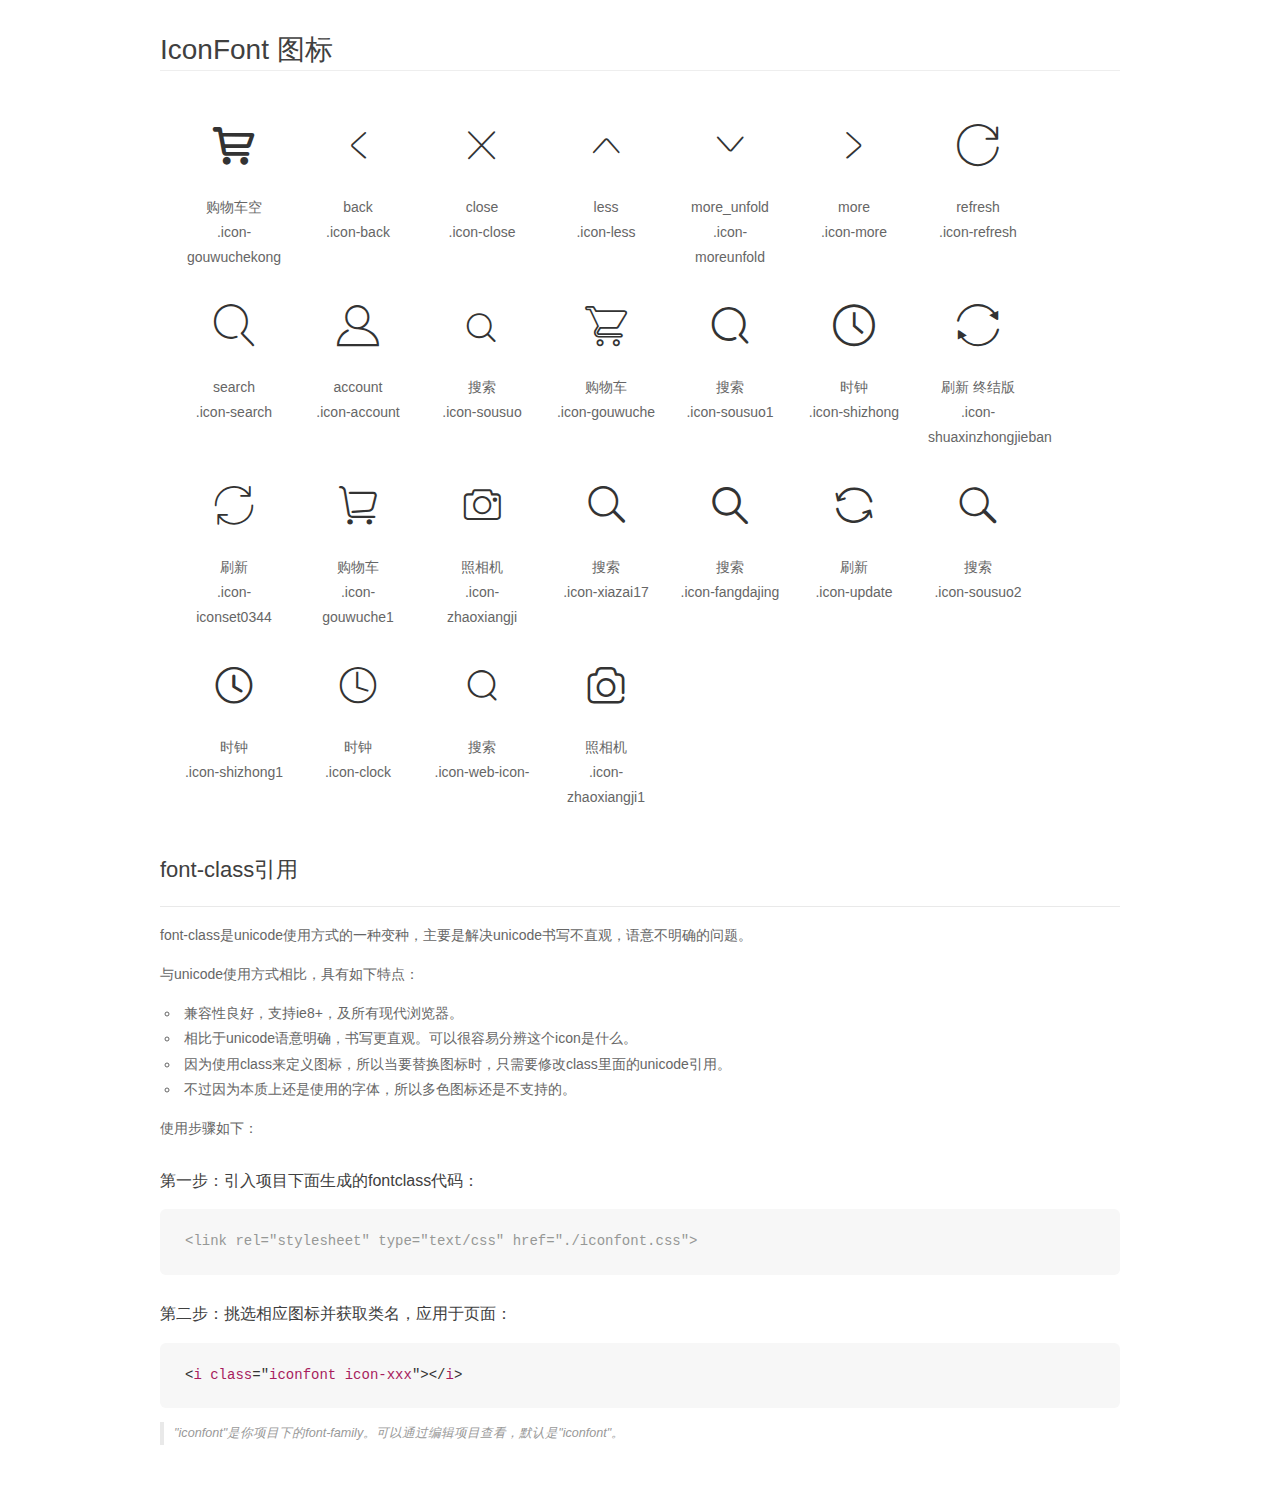
<file: fonts/font/demo_fontclass.html>
<!DOCTYPE html>
<html>
<head>
    <meta charset="utf-8"/>
    <title>IconFont</title>
    <link rel="stylesheet" href="demo.css">
    <link rel="stylesheet" href="iconfont.css">
</head>
<body>
    <div class="main markdown">
        <h1>IconFont 图标</h1>
        <ul class="icon_lists clear">
            
                <li>
                <i class="icon iconfont icon-gouwuchekong"></i>
                    <div class="name">购物车空</div>
                    <div class="fontclass">.icon-gouwuchekong</div>
                </li>
            
                <li>
                <i class="icon iconfont icon-back"></i>
                    <div class="name">back</div>
                    <div class="fontclass">.icon-back</div>
                </li>
            
                <li>
                <i class="icon iconfont icon-close"></i>
                    <div class="name">close</div>
                    <div class="fontclass">.icon-close</div>
                </li>
            
                <li>
                <i class="icon iconfont icon-less"></i>
                    <div class="name">less</div>
                    <div class="fontclass">.icon-less</div>
                </li>
            
                <li>
                <i class="icon iconfont icon-moreunfold"></i>
                    <div class="name">more_unfold</div>
                    <div class="fontclass">.icon-moreunfold</div>
                </li>
            
                <li>
                <i class="icon iconfont icon-more"></i>
                    <div class="name">more</div>
                    <div class="fontclass">.icon-more</div>
                </li>
            
                <li>
                <i class="icon iconfont icon-refresh"></i>
                    <div class="name">refresh</div>
                    <div class="fontclass">.icon-refresh</div>
                </li>
            
                <li>
                <i class="icon iconfont icon-search"></i>
                    <div class="name">search</div>
                    <div class="fontclass">.icon-search</div>
                </li>
            
                <li>
                <i class="icon iconfont icon-account"></i>
                    <div class="name">account</div>
                    <div class="fontclass">.icon-account</div>
                </li>
            
                <li>
                <i class="icon iconfont icon-sousuo"></i>
                    <div class="name">搜索</div>
                    <div class="fontclass">.icon-sousuo</div>
                </li>
            
                <li>
                <i class="icon iconfont icon-gouwuche"></i>
                    <div class="name">购物车</div>
                    <div class="fontclass">.icon-gouwuche</div>
                </li>
            
                <li>
                <i class="icon iconfont icon-sousuo1"></i>
                    <div class="name">搜索</div>
                    <div class="fontclass">.icon-sousuo1</div>
                </li>
            
                <li>
                <i class="icon iconfont icon-shizhong"></i>
                    <div class="name">时钟</div>
                    <div class="fontclass">.icon-shizhong</div>
                </li>
            
                <li>
                <i class="icon iconfont icon-shuaxinzhongjieban"></i>
                    <div class="name">刷新 终结版</div>
                    <div class="fontclass">.icon-shuaxinzhongjieban</div>
                </li>
            
                <li>
                <i class="icon iconfont icon-iconset0344"></i>
                    <div class="name">刷新</div>
                    <div class="fontclass">.icon-iconset0344</div>
                </li>
            
                <li>
                <i class="icon iconfont icon-gouwuche1"></i>
                    <div class="name">购物车</div>
                    <div class="fontclass">.icon-gouwuche1</div>
                </li>
            
                <li>
                <i class="icon iconfont icon-zhaoxiangji"></i>
                    <div class="name">照相机</div>
                    <div class="fontclass">.icon-zhaoxiangji</div>
                </li>
            
                <li>
                <i class="icon iconfont icon-xiazai17"></i>
                    <div class="name">搜索</div>
                    <div class="fontclass">.icon-xiazai17</div>
                </li>
            
                <li>
                <i class="icon iconfont icon-fangdajing"></i>
                    <div class="name">搜索</div>
                    <div class="fontclass">.icon-fangdajing</div>
                </li>
            
                <li>
                <i class="icon iconfont icon-update"></i>
                    <div class="name">刷新</div>
                    <div class="fontclass">.icon-update</div>
                </li>
            
                <li>
                <i class="icon iconfont icon-sousuo2"></i>
                    <div class="name">搜索</div>
                    <div class="fontclass">.icon-sousuo2</div>
                </li>
            
                <li>
                <i class="icon iconfont icon-shizhong1"></i>
                    <div class="name">时钟</div>
                    <div class="fontclass">.icon-shizhong1</div>
                </li>
            
                <li>
                <i class="icon iconfont icon-clock"></i>
                    <div class="name">时钟</div>
                    <div class="fontclass">.icon-clock</div>
                </li>
            
                <li>
                <i class="icon iconfont icon-web-icon-"></i>
                    <div class="name">搜索</div>
                    <div class="fontclass">.icon-web-icon-</div>
                </li>
            
                <li>
                <i class="icon iconfont icon-zhaoxiangji1"></i>
                    <div class="name">照相机</div>
                    <div class="fontclass">.icon-zhaoxiangji1</div>
                </li>
            
        </ul>

        <h2 id="font-class-">font-class引用</h2>
        <hr>

        <p>font-class是unicode使用方式的一种变种，主要是解决unicode书写不直观，语意不明确的问题。</p>
        <p>与unicode使用方式相比，具有如下特点：</p>
        <ul>
        <li>兼容性良好，支持ie8+，及所有现代浏览器。</li>
        <li>相比于unicode语意明确，书写更直观。可以很容易分辨这个icon是什么。</li>
        <li>因为使用class来定义图标，所以当要替换图标时，只需要修改class里面的unicode引用。</li>
        <li>不过因为本质上还是使用的字体，所以多色图标还是不支持的。</li>
        </ul>
        <p>使用步骤如下：</p>
        <h3 id="-fontclass-">第一步：引入项目下面生成的fontclass代码：</h3>


        <pre><code class="lang-js hljs javascript"><span class="hljs-comment">&lt;link rel="stylesheet" type="text/css" href="./iconfont.css"&gt;</span></code></pre>
        <h3 id="-">第二步：挑选相应图标并获取类名，应用于页面：</h3>
        <pre><code class="lang-css hljs">&lt;<span class="hljs-selector-tag">i</span> <span class="hljs-selector-tag">class</span>="<span class="hljs-selector-tag">iconfont</span> <span class="hljs-selector-tag">icon-xxx</span>"&gt;&lt;/<span class="hljs-selector-tag">i</span>&gt;</code></pre>
        <blockquote>
        <p>"iconfont"是你项目下的font-family。可以通过编辑项目查看，默认是"iconfont"。</p>
        </blockquote>
    </div>
</body>
</html>
</file>
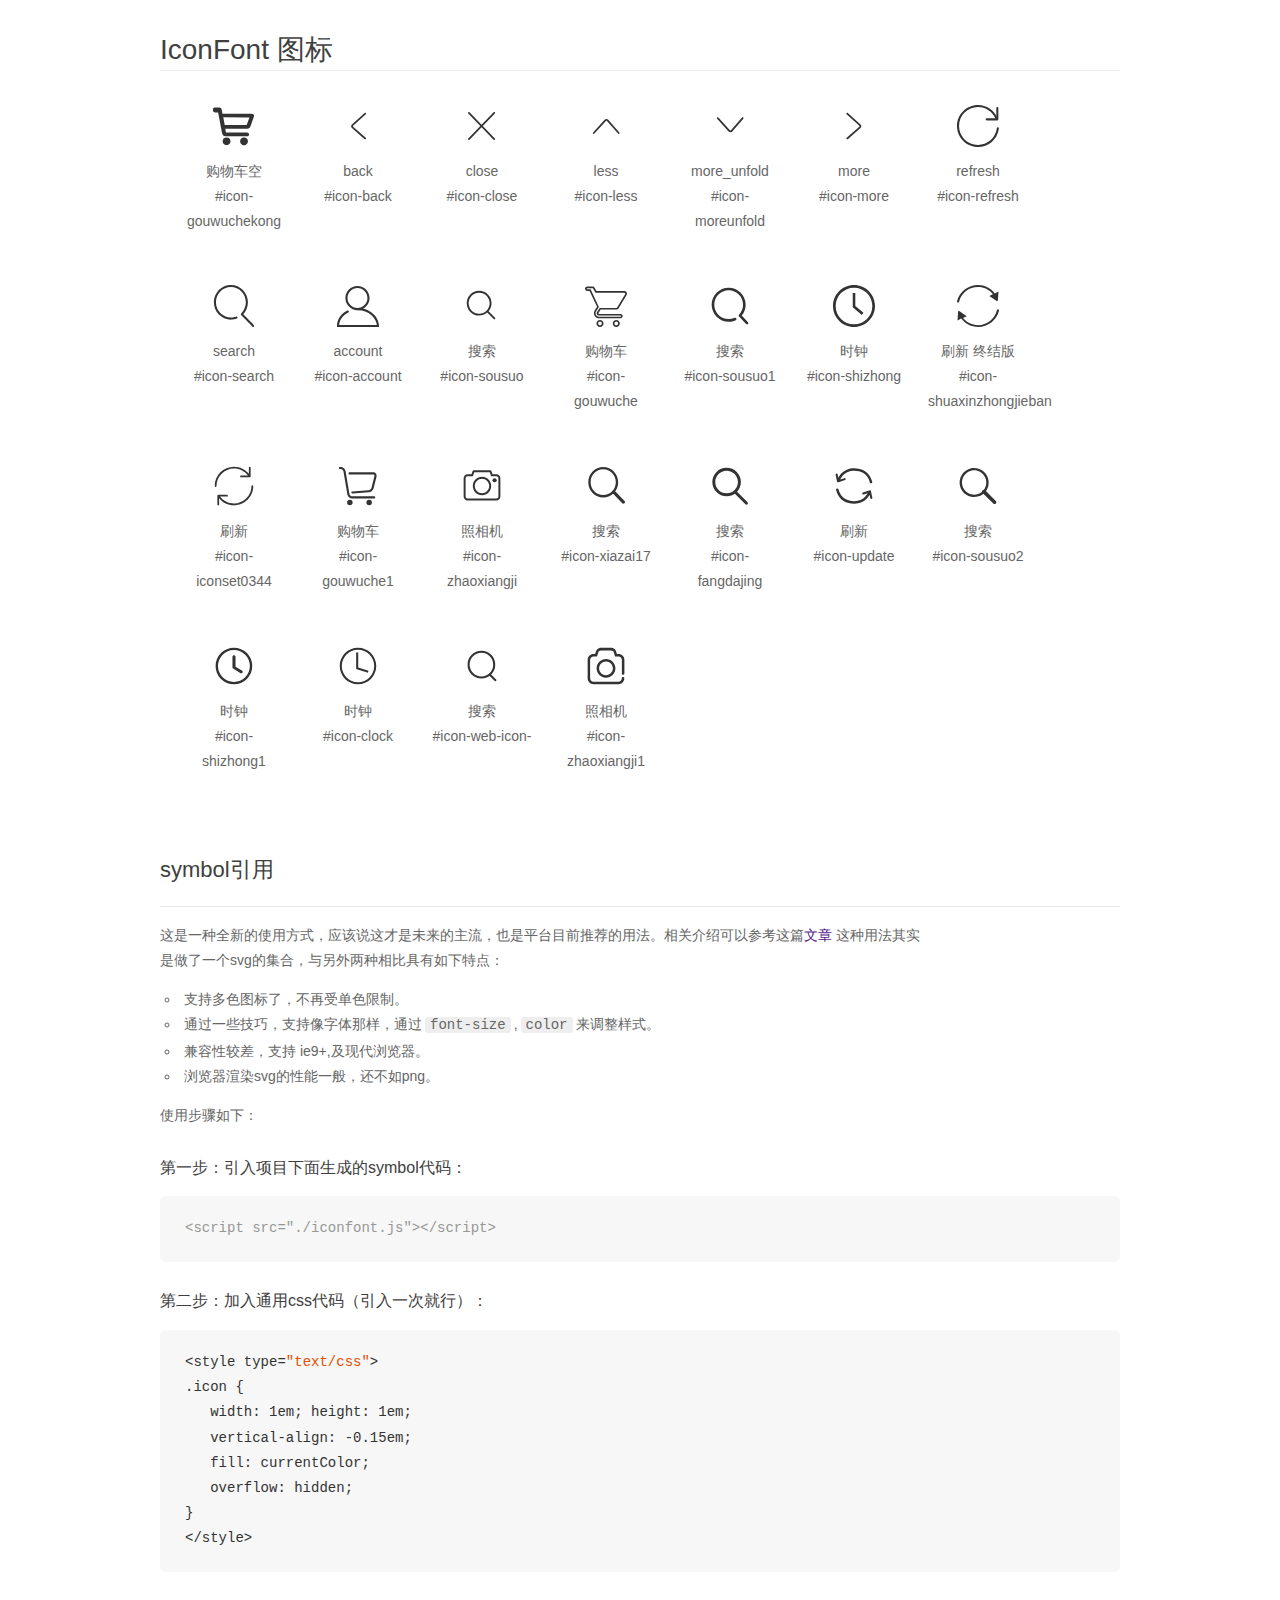
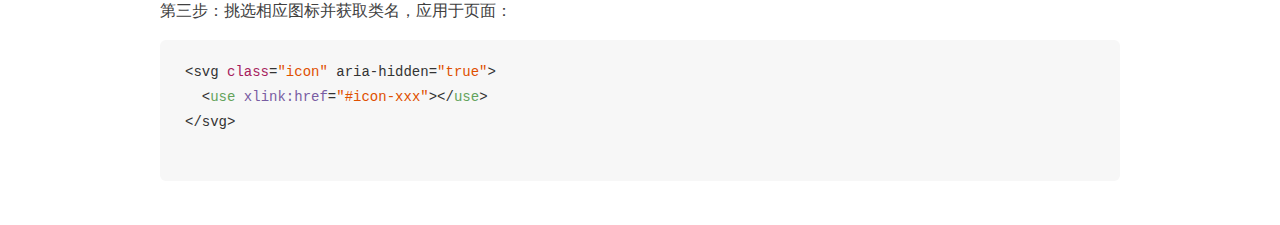
<file: fonts/font/demo_symbol.html>
<!DOCTYPE html>
<html>
<head>
    <meta charset="utf-8"/>
    <title>IconFont</title>
    <link rel="stylesheet" href="demo.css">
    <script src="iconfont.js"></script>

    <style type="text/css">
        .icon {
          /* 通过设置 font-size 来改变图标大小 */
          width: 1em; height: 1em;
          /* 图标和文字相邻时，垂直对齐 */
          vertical-align: -0.15em;
          /* 通过设置 color 来改变 SVG 的颜色/fill */
          fill: currentColor;
          /* path 和 stroke 溢出 viewBox 部分在 IE 下会显示
             normalize.css 中也包含这行 */
          overflow: hidden;
        }

    </style>
</head>
<body>
    <div class="main markdown">
        <h1>IconFont 图标</h1>
        <ul class="icon_lists clear">
            
                <li>
                    <svg class="icon" aria-hidden="true">
                        <use xlink:href="#icon-gouwuchekong"></use>
                    </svg>
                    <div class="name">购物车空</div>
                    <div class="fontclass">#icon-gouwuchekong</div>
                </li>
            
                <li>
                    <svg class="icon" aria-hidden="true">
                        <use xlink:href="#icon-back"></use>
                    </svg>
                    <div class="name">back</div>
                    <div class="fontclass">#icon-back</div>
                </li>
            
                <li>
                    <svg class="icon" aria-hidden="true">
                        <use xlink:href="#icon-close"></use>
                    </svg>
                    <div class="name">close</div>
                    <div class="fontclass">#icon-close</div>
                </li>
            
                <li>
                    <svg class="icon" aria-hidden="true">
                        <use xlink:href="#icon-less"></use>
                    </svg>
                    <div class="name">less</div>
                    <div class="fontclass">#icon-less</div>
                </li>
            
                <li>
                    <svg class="icon" aria-hidden="true">
                        <use xlink:href="#icon-moreunfold"></use>
                    </svg>
                    <div class="name">more_unfold</div>
                    <div class="fontclass">#icon-moreunfold</div>
                </li>
            
                <li>
                    <svg class="icon" aria-hidden="true">
                        <use xlink:href="#icon-more"></use>
                    </svg>
                    <div class="name">more</div>
                    <div class="fontclass">#icon-more</div>
                </li>
            
                <li>
                    <svg class="icon" aria-hidden="true">
                        <use xlink:href="#icon-refresh"></use>
                    </svg>
                    <div class="name">refresh</div>
                    <div class="fontclass">#icon-refresh</div>
                </li>
            
                <li>
                    <svg class="icon" aria-hidden="true">
                        <use xlink:href="#icon-search"></use>
                    </svg>
                    <div class="name">search</div>
                    <div class="fontclass">#icon-search</div>
                </li>
            
                <li>
                    <svg class="icon" aria-hidden="true">
                        <use xlink:href="#icon-account"></use>
                    </svg>
                    <div class="name">account</div>
                    <div class="fontclass">#icon-account</div>
                </li>
            
                <li>
                    <svg class="icon" aria-hidden="true">
                        <use xlink:href="#icon-sousuo"></use>
                    </svg>
                    <div class="name">搜索</div>
                    <div class="fontclass">#icon-sousuo</div>
                </li>
            
                <li>
                    <svg class="icon" aria-hidden="true">
                        <use xlink:href="#icon-gouwuche"></use>
                    </svg>
                    <div class="name">购物车</div>
                    <div class="fontclass">#icon-gouwuche</div>
                </li>
            
                <li>
                    <svg class="icon" aria-hidden="true">
                        <use xlink:href="#icon-sousuo1"></use>
                    </svg>
                    <div class="name">搜索</div>
                    <div class="fontclass">#icon-sousuo1</div>
                </li>
            
                <li>
                    <svg class="icon" aria-hidden="true">
                        <use xlink:href="#icon-shizhong"></use>
                    </svg>
                    <div class="name">时钟</div>
                    <div class="fontclass">#icon-shizhong</div>
                </li>
            
                <li>
                    <svg class="icon" aria-hidden="true">
                        <use xlink:href="#icon-shuaxinzhongjieban"></use>
                    </svg>
                    <div class="name">刷新 终结版</div>
                    <div class="fontclass">#icon-shuaxinzhongjieban</div>
                </li>
            
                <li>
                    <svg class="icon" aria-hidden="true">
                        <use xlink:href="#icon-iconset0344"></use>
                    </svg>
                    <div class="name">刷新</div>
                    <div class="fontclass">#icon-iconset0344</div>
                </li>
            
                <li>
                    <svg class="icon" aria-hidden="true">
                        <use xlink:href="#icon-gouwuche1"></use>
                    </svg>
                    <div class="name">购物车</div>
                    <div class="fontclass">#icon-gouwuche1</div>
                </li>
            
                <li>
                    <svg class="icon" aria-hidden="true">
                        <use xlink:href="#icon-zhaoxiangji"></use>
                    </svg>
                    <div class="name">照相机</div>
                    <div class="fontclass">#icon-zhaoxiangji</div>
                </li>
            
                <li>
                    <svg class="icon" aria-hidden="true">
                        <use xlink:href="#icon-xiazai17"></use>
                    </svg>
                    <div class="name">搜索</div>
                    <div class="fontclass">#icon-xiazai17</div>
                </li>
            
                <li>
                    <svg class="icon" aria-hidden="true">
                        <use xlink:href="#icon-fangdajing"></use>
                    </svg>
                    <div class="name">搜索</div>
                    <div class="fontclass">#icon-fangdajing</div>
                </li>
            
                <li>
                    <svg class="icon" aria-hidden="true">
                        <use xlink:href="#icon-update"></use>
                    </svg>
                    <div class="name">刷新</div>
                    <div class="fontclass">#icon-update</div>
                </li>
            
                <li>
                    <svg class="icon" aria-hidden="true">
                        <use xlink:href="#icon-sousuo2"></use>
                    </svg>
                    <div class="name">搜索</div>
                    <div class="fontclass">#icon-sousuo2</div>
                </li>
            
                <li>
                    <svg class="icon" aria-hidden="true">
                        <use xlink:href="#icon-shizhong1"></use>
                    </svg>
                    <div class="name">时钟</div>
                    <div class="fontclass">#icon-shizhong1</div>
                </li>
            
                <li>
                    <svg class="icon" aria-hidden="true">
                        <use xlink:href="#icon-clock"></use>
                    </svg>
                    <div class="name">时钟</div>
                    <div class="fontclass">#icon-clock</div>
                </li>
            
                <li>
                    <svg class="icon" aria-hidden="true">
                        <use xlink:href="#icon-web-icon-"></use>
                    </svg>
                    <div class="name">搜索</div>
                    <div class="fontclass">#icon-web-icon-</div>
                </li>
            
                <li>
                    <svg class="icon" aria-hidden="true">
                        <use xlink:href="#icon-zhaoxiangji1"></use>
                    </svg>
                    <div class="name">照相机</div>
                    <div class="fontclass">#icon-zhaoxiangji1</div>
                </li>
            
        </ul>


        <h2 id="symbol-">symbol引用</h2>
        <hr>

        <p>这是一种全新的使用方式，应该说这才是未来的主流，也是平台目前推荐的用法。相关介绍可以参考这篇<a href="">文章</a>
        这种用法其实是做了一个svg的集合，与另外两种相比具有如下特点：</p>
        <ul>
          <li>支持多色图标了，不再受单色限制。</li>
          <li>通过一些技巧，支持像字体那样，通过<code>font-size</code>,<code>color</code>来调整样式。</li>
          <li>兼容性较差，支持 ie9+,及现代浏览器。</li>
          <li>浏览器渲染svg的性能一般，还不如png。</li>
        </ul>
        <p>使用步骤如下：</p>
        <h3 id="-symbol-">第一步：引入项目下面生成的symbol代码：</h3>
        <pre><code class="lang-js hljs javascript"><span class="hljs-comment">&lt;script src="./iconfont.js"&gt;&lt;/script&gt;</span></code></pre>
        <h3 id="-css-">第二步：加入通用css代码（引入一次就行）：</h3>
        <pre><code class="lang-js hljs javascript">&lt;style type=<span class="hljs-string">"text/css"</span>&gt;
.icon {
   width: <span class="hljs-number">1</span>em; height: <span class="hljs-number">1</span>em;
   vertical-align: <span class="hljs-number">-0.15</span>em;
   fill: currentColor;
   overflow: hidden;
}
&lt;<span class="hljs-regexp">/style&gt;</span></code></pre>
        <h3 id="-">第三步：挑选相应图标并获取类名，应用于页面：</h3>
        <pre><code class="lang-js hljs javascript">&lt;svg <span class="hljs-class"><span class="hljs-keyword">class</span></span>=<span class="hljs-string">"icon"</span> aria-hidden=<span class="hljs-string">"true"</span>&gt;<span class="xml"><span class="hljs-tag">
  &lt;<span class="hljs-name">use</span> <span class="hljs-attr">xlink:href</span>=<span class="hljs-string">"#icon-xxx"</span>&gt;</span><span class="hljs-tag">&lt;/<span class="hljs-name">use</span>&gt;</span>
</span>&lt;<span class="hljs-regexp">/svg&gt;
        </span></code></pre>
    </div>
</body>
</html>
</file>
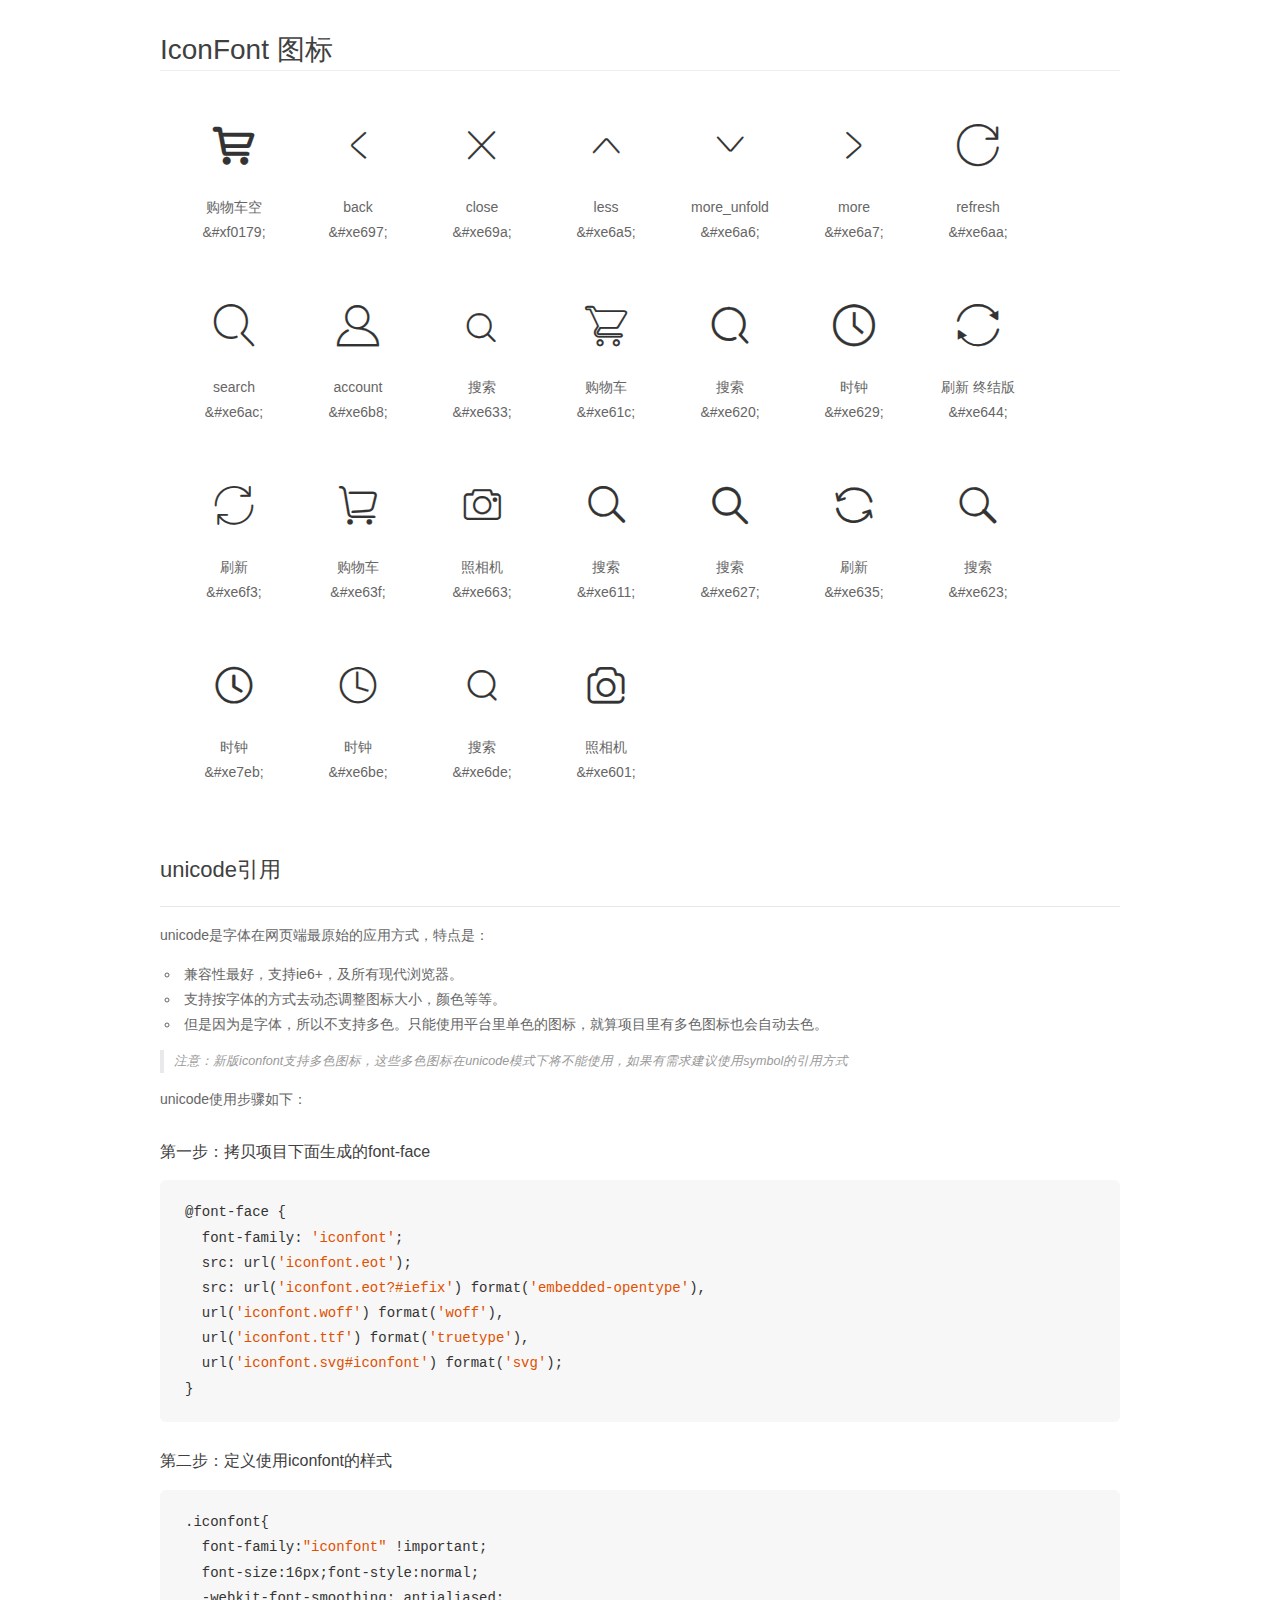
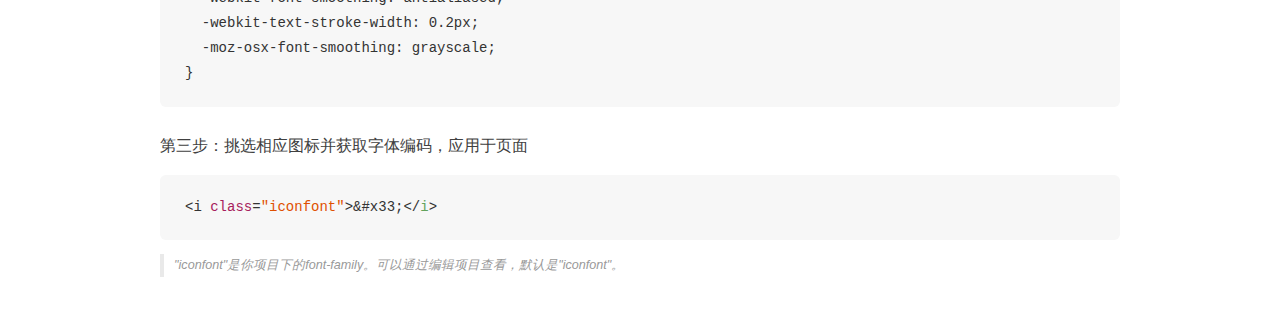
<file: fonts/font/demo_unicode.html>
<!DOCTYPE html>
<html>
<head>
    <meta charset="utf-8"/>
    <title>IconFont</title>
    <link rel="stylesheet" href="demo.css">

    <style type="text/css">

        @font-face {font-family: "iconfont";
          src: url('iconfont.eot'); /* IE9*/
          src: url('iconfont.eot#iefix') format('embedded-opentype'), /* IE6-IE8 */
          url('iconfont.woff') format('woff'), /* chrome, firefox */
          url('iconfont.ttf') format('truetype'), /* chrome, firefox, opera, Safari, Android, iOS 4.2+*/
          url('iconfont.svg#iconfont') format('svg'); /* iOS 4.1- */
        }

        .iconfont {
          font-family:"iconfont" !important;
          font-size:16px;
          font-style:normal;
          -webkit-font-smoothing: antialiased;
          -webkit-text-stroke-width: 0.2px;
          -moz-osx-font-smoothing: grayscale;
        }

    </style>
</head>
<body>
    <div class="main markdown">
        <h1>IconFont 图标</h1>
        <ul class="icon_lists clear">
            
                <li>
                <i class="icon iconfont">&#xf0179;</i>
                    <div class="name">购物车空</div>
                    <div class="code">&amp;#xf0179;</div>
                </li>
            
                <li>
                <i class="icon iconfont">&#xe697;</i>
                    <div class="name">back</div>
                    <div class="code">&amp;#xe697;</div>
                </li>
            
                <li>
                <i class="icon iconfont">&#xe69a;</i>
                    <div class="name">close</div>
                    <div class="code">&amp;#xe69a;</div>
                </li>
            
                <li>
                <i class="icon iconfont">&#xe6a5;</i>
                    <div class="name">less</div>
                    <div class="code">&amp;#xe6a5;</div>
                </li>
            
                <li>
                <i class="icon iconfont">&#xe6a6;</i>
                    <div class="name">more_unfold</div>
                    <div class="code">&amp;#xe6a6;</div>
                </li>
            
                <li>
                <i class="icon iconfont">&#xe6a7;</i>
                    <div class="name">more</div>
                    <div class="code">&amp;#xe6a7;</div>
                </li>
            
                <li>
                <i class="icon iconfont">&#xe6aa;</i>
                    <div class="name">refresh</div>
                    <div class="code">&amp;#xe6aa;</div>
                </li>
            
                <li>
                <i class="icon iconfont">&#xe6ac;</i>
                    <div class="name">search</div>
                    <div class="code">&amp;#xe6ac;</div>
                </li>
            
                <li>
                <i class="icon iconfont">&#xe6b8;</i>
                    <div class="name">account</div>
                    <div class="code">&amp;#xe6b8;</div>
                </li>
            
                <li>
                <i class="icon iconfont">&#xe633;</i>
                    <div class="name">搜索</div>
                    <div class="code">&amp;#xe633;</div>
                </li>
            
                <li>
                <i class="icon iconfont">&#xe61c;</i>
                    <div class="name">购物车</div>
                    <div class="code">&amp;#xe61c;</div>
                </li>
            
                <li>
                <i class="icon iconfont">&#xe620;</i>
                    <div class="name">搜索</div>
                    <div class="code">&amp;#xe620;</div>
                </li>
            
                <li>
                <i class="icon iconfont">&#xe629;</i>
                    <div class="name">时钟</div>
                    <div class="code">&amp;#xe629;</div>
                </li>
            
                <li>
                <i class="icon iconfont">&#xe644;</i>
                    <div class="name">刷新 终结版</div>
                    <div class="code">&amp;#xe644;</div>
                </li>
            
                <li>
                <i class="icon iconfont">&#xe6f3;</i>
                    <div class="name">刷新</div>
                    <div class="code">&amp;#xe6f3;</div>
                </li>
            
                <li>
                <i class="icon iconfont">&#xe63f;</i>
                    <div class="name">购物车</div>
                    <div class="code">&amp;#xe63f;</div>
                </li>
            
                <li>
                <i class="icon iconfont">&#xe663;</i>
                    <div class="name">照相机</div>
                    <div class="code">&amp;#xe663;</div>
                </li>
            
                <li>
                <i class="icon iconfont">&#xe611;</i>
                    <div class="name">搜索</div>
                    <div class="code">&amp;#xe611;</div>
                </li>
            
                <li>
                <i class="icon iconfont">&#xe627;</i>
                    <div class="name">搜索</div>
                    <div class="code">&amp;#xe627;</div>
                </li>
            
                <li>
                <i class="icon iconfont">&#xe635;</i>
                    <div class="name">刷新</div>
                    <div class="code">&amp;#xe635;</div>
                </li>
            
                <li>
                <i class="icon iconfont">&#xe623;</i>
                    <div class="name">搜索</div>
                    <div class="code">&amp;#xe623;</div>
                </li>
            
                <li>
                <i class="icon iconfont">&#xe7eb;</i>
                    <div class="name">时钟</div>
                    <div class="code">&amp;#xe7eb;</div>
                </li>
            
                <li>
                <i class="icon iconfont">&#xe6be;</i>
                    <div class="name">时钟</div>
                    <div class="code">&amp;#xe6be;</div>
                </li>
            
                <li>
                <i class="icon iconfont">&#xe6de;</i>
                    <div class="name">搜索</div>
                    <div class="code">&amp;#xe6de;</div>
                </li>
            
                <li>
                <i class="icon iconfont">&#xe601;</i>
                    <div class="name">照相机</div>
                    <div class="code">&amp;#xe601;</div>
                </li>
            
        </ul>
        <h2 id="unicode-">unicode引用</h2>
        <hr>

        <p>unicode是字体在网页端最原始的应用方式，特点是：</p>
        <ul>
        <li>兼容性最好，支持ie6+，及所有现代浏览器。</li>
        <li>支持按字体的方式去动态调整图标大小，颜色等等。</li>
        <li>但是因为是字体，所以不支持多色。只能使用平台里单色的图标，就算项目里有多色图标也会自动去色。</li>
        </ul>
        <blockquote>
        <p>注意：新版iconfont支持多色图标，这些多色图标在unicode模式下将不能使用，如果有需求建议使用symbol的引用方式</p>
        </blockquote>
        <p>unicode使用步骤如下：</p>
        <h3 id="-font-face">第一步：拷贝项目下面生成的font-face</h3>
        <pre><code class="lang-js hljs javascript">@font-face {
  font-family: <span class="hljs-string">'iconfont'</span>;
  src: url(<span class="hljs-string">'iconfont.eot'</span>);
  src: url(<span class="hljs-string">'iconfont.eot?#iefix'</span>) format(<span class="hljs-string">'embedded-opentype'</span>),
  url(<span class="hljs-string">'iconfont.woff'</span>) format(<span class="hljs-string">'woff'</span>),
  url(<span class="hljs-string">'iconfont.ttf'</span>) format(<span class="hljs-string">'truetype'</span>),
  url(<span class="hljs-string">'iconfont.svg#iconfont'</span>) format(<span class="hljs-string">'svg'</span>);
}
</code></pre>
        <h3 id="-iconfont-">第二步：定义使用iconfont的样式</h3>
        <pre><code class="lang-js hljs javascript">.iconfont{
  font-family:<span class="hljs-string">"iconfont"</span> !important;
  font-size:<span class="hljs-number">16</span>px;font-style:normal;
  -webkit-font-smoothing: antialiased;
  -webkit-text-stroke-width: <span class="hljs-number">0.2</span>px;
  -moz-osx-font-smoothing: grayscale;
}
</code></pre>
        <h3 id="-">第三步：挑选相应图标并获取字体编码，应用于页面</h3>
        <pre><code class="lang-js hljs javascript">&lt;i <span class="hljs-class"><span class="hljs-keyword">class</span></span>=<span class="hljs-string">"iconfont"</span>&gt;&amp;#x33;<span class="xml"><span class="hljs-tag">&lt;/<span class="hljs-name">i</span>&gt;</span></span></code></pre>

        <blockquote>
        <p>"iconfont"是你项目下的font-family。可以通过编辑项目查看，默认是"iconfont"。</p>
        </blockquote>
    </div>


</body>
</html>
</file>
<file: css/base.css>
/*css ��ʼ�� */
html,
body,
ul,
li,
ol,
dl,
dd,
dt,
p,
h1,
h2,
h3,
h4,
h5,
h6,
a,
span,
div,
input,
form,
fieldset,
legend,
blockquote,
pre,
th,
td,
img {
    margin: 0;
    padding: 0;
    /*���Ԫ�ص�����߾�*/
}
fieldset,
img,
input,
button {
    border: none;
    padding: 0;
    margin: 0;
    outline-style: none;
    /*���滷����*/
}
/*ȥ��ԭ��ʽ�е�С�ڵ�*/
ul,
ol {
    list-style: none;
}
select,
input,
textarea {
    font-size: 12px;
    margin: 0;
}
textarea {
    resize: none;
    /*�����������϶�*/
}
select,
input {
    vertical-align: middle;
}
/*�����־�����ʾ*/
img {
    border: 0;  /*ie6*/
    vertical-align: middle;
    /*  ȥ��ͼƬ�ײ�Ĭ�ϵ�3���ؿհ׷�϶*/
}
table {
    border-collapse: collapse;
    /*�ϲ�������*/
}
/*��button ��ť ���С��*/
button {
    cursor: pointer;
}
button,
input {
    font-family: Microsoft YaHei, Heiti SC, tahoma, arial, Hiragino Sans GB, \\5B8B\4F53, sans-serif;
    outline: none;
}
.clearfix:after {
    content: "";
    display: block;
    clear: both;
    visibility: hidden;
    height: 0;
    line-height: 0;
}
.clearfix {
    *zoom: 1;
}
h1,
h2,
h3,
h4,
h5,
h6 {
    text-decoration: none;
    font-weight: normal;
    font-size: 100%;
}
s,
i,
em {
    /*һ������װ������*/
    font-style: normal;
    /*ȥ��ԭ�е���ʽ*/
    text-decoration: none;
    /*ȥ���»��߻���ɾ����*/
}
.fl {
    float: left;
}
.fr {
    float: right;
}
.al {
    text-align: left;
}
.ac {
    text-align: center;
}
.ar {
    text-align: right;
}
.none,
.hide {
    display: none;
}
.pr {
    position: relative;
}
.pa{
    position: absolute;
}
body {
    font-family:  Microsoft YaHei, Heiti SC, tahoma, arial, Hiragino Sans GB, \\5B8B\4F53, sans-serif;
    /*unitedCode��д���������д��*/
    color:#666;/*ҳ��������ɫ(��)*/
    /*150%���ڵ�ǰ����ߴ�İٷֱ��м��*/
    background: #fff;
    -webkit-font-smoothing: antialiased;
}
a {
    color: #666;
    /*a ��ǩ�ǲ��̳���ɫ �ģ��ģ�*/
    text-decoration: none;
}
a:hover {
    color: #e33333;/*���ģ�*/
}
/*������*/
.w {
    /*���� ��ȡ (�ģ�*/
    width: 1200px;
    margin: 0 auto;
}
/*ҳ����ɫ�� */
.basecol {
    color: #c81623 !important;/* ���ģ�*/
}
/*��������ͼ����ʽ*/
@font-face {
  font-family: 'iconfont';
  src: url('../fonts/iconfont.eot');
  src: url('../fonts/iconfont.eot?#iefix') format('embedded-opentype'),
  url('../fonts/iconfont.woff') format('woff'),
  url('../fonts/iconfont.ttf') format('truetype'),
  url('../fonts/iconfont.svg#iconfont') format('svg');
}
/*���ö��������ͼ����ʽ*/
.iconfont {
    font-family: 'iconfont';
    font-style: normal;
}
/*css��ʼ�����*/
</file>
<file: css/common.css>
.tobar {
    font-size: 12px;
    height: 30px;
    line-height: 30px;
    background: #f1f1f1;
    border-bottom: 1px solid #eee;
}

.tobar-l span {
    margin-right: 14px;
}

.tobar-l a {
    margin-right: 13px;
}

.tobar-r li {
    float: left;
}

.tobar-r li.line {
    width: 1px;
    height: 12px;
    background-color: #666;
    margin: 9px 14px 0 16px;
}

.tobar-r .iconfont {
    margin-left: 10px;
}

.header {
    height: 151px;
    border-bottom: 2px solid #b1191a;
}

.header .logo a {
    position: absolute;
    left: 0;
    top: 29px;
    text-indent: -99999em;
    width: 175px;
    height: 54px;
    background-image: url("../images/logo.png");
}

.header .search {
    left: 347px;
    top: 25px;
    height: 32px;
    width: 536px;
    border: 2px solid #b1191a;
}

.search input[type="text"] {
    padding-left: 10px;
    width: 444px;
    height: 32px;
    float: left;
    font-size: 14px;
}

.search input[type="submit"] {
    width: 82px;
    height: 32px;
    background-color: #b1191a;
    float: left;
    color: white;
    font-size: 16px;
}

.cart {
    right: 64px;
    top: 25px;
    border: 1px solid #dfdfdf;
    width: 138px;
    height: 34px;
    background-color: #f7f7f7;
    line-height: 34px;
    font-size: 12px;
}

.cart span {
    width: 15px;
    height: 15px;
    border-radius: 7.5px 7.5px 7.5px 0;
    background-color: #e60012;
    position: absolute;
    top: -5px;
    right: 22px;
    line-height: 15px;
    font-size: 12px;
    text-align: center;
    color: white;
}

.hotpro {
    top: 70px;
    left: 360px;
    font-size: 12px;
    font-family: "宋体";
}

.hotpro li {
    float: left;
    padding: 0 12px;
}

.headnav {
    left: 250px;
    top: 90px;
    font-size: 16px;
}

.headnav li {
    float: left;
    padding: 30px;
}



.footer {
    padding-top: 28px;
    padding-bottom: 40px;
    background-color: #f5f5f5;
}

.footer .footer_nav {
    padding-bottom: 30px;
    border-bottom: 1px solid #ededed;
}

.footer_nav li {
    float: left;
    height: 50px;
    width: 20%;
}

.footer_nav h4 {
    float: left;
    width: 50px;
    height: 50px;
    background: url("../images/icons.png") -253px -3px;
    font-size: 0;
    margin-left: 38px;
    margin-right: 7px;
}

.footer_nav .solgan h5 {
    font-size: 14px;
    font-weight: 700;
    margin-top: 6px;
    margin-bottom: 6px;
}

.footer_nav .solgan p {
    font-size: 12px;
}

.footer .server {
    padding: 20px 0 25px 50px;
    border-bottom: 1px solid #ededed;
}

.server dl {
    width: 200px;
    float: left;
}

.server dl:nth-child(5) {
    width: 183px;
}

.server dl:nth-child(6) {
    width: 90px;
    text-align: center;
}

.server dt {
    height: 30px;
    font-weight: 700;
}

.server dd {
    font-size: 12px;
    height: 24px;
}

.server dd img {
    margin-bottom: 10px;
}

.about {
    padding-top: 18px;
    font-size: 12px;
}

.about ul {
    margin-left: 115px;
}

.about ul li {
    float: left;
    height: 30px;
}

.about li span {
    margin-left: 14px;
    margin-right: 16px;
}

.about li a {
    font-size: 12px;
}

.about p {
    text-align: center;
    height: 20px;
}
</file>
<file: css/login-register.css>
.header {
    height: 82px;
}

.header .logo a {
    top: 14px;
}

.zhuce {
    height: 486px;
    background-color: #7e00ff;
}

.zhucel {
    width: 704px;
    padding-left: 100px;
    overflow: hidden;
    height: 100%;
}

.zhucel img {
    margin-top: 40px;
}

.searchzhuce {
    width: 255px;
    height: 32px;
    border: 1px solid #b02020;
    margin: 0 auto;
}

.searchzhuce input[type="text"] {
    width: 176px;
    height: 32px;
    padding-left: 10px;
    box-sizing: border-box;
    float: left;
}

.searchzhuce input[type="button"] {
    width: 79px;
    height: 32px;
    background-color: #b02020;
    color: white;
    font-size: 12px;
    float: left;
}

.zhucer {
    width: 380px;
    height: 360px;
    margin-top: 55px;
    border: 1px solid #eee;
    padding: 24px 38px;
    background-color: #fff;
    box-sizing: border-box;
}

.headzhuce ul li {
    height: 42px;
    width: 50%;
    text-align: center;

}

.bodyzhuce p {
    width: 300px;
    height: 24px;
    background-color: #fffdee;
    font-size: 12px;
    text-align: center;
    margin-bottom: 8px;
    border: 1px solid #f5eecf;
    line-height: 24px;
}

.bodyzhuce input[type="text"] {
    width: 264px;
    height: 34px;
    border: 1px solid #cfcdcd;
    line-height: 34px;
    vertical-align: middle;
    text-indent: 1em;
}

.bodyzhuce .zhanghao,
.bodyzhuce .mima {
    width: 34px;
    height: 36px;
    display: inline-block;
    vertical-align: middle;
}

.bodyzhuce span.zhanghao {
    background: #cfcdcd url("../upload/账号.png") 7px no-repeat;
}

.bodyzhuce span.mima {
    background: #cfcdcd url("../upload/mima.png") 10px no-repeat;
}

.bodyzhuce span.zd,
.bodyzhuce span.wj {
    font-size: 12px;
}

.bodyzhuce span.zd {
    color: #bbbaba;
}

.bodyzhuce input[type="checkbox"] {
    margin-top: 20px;
}

.buttondl {
    display: block;
    height: 38px;
    background-color: #c81623;
    color: white;
    line-height: 38px;
    text-align: center;
    font-size: 18px;
}

.footzhuce {
    height: 33px;
    line-height: 33px;
}

.footzhuce span {
    display: inline-block;
    width: 30px;
    height: 30px;
    border-radius: 50%;
    margin-right: 20px;
    vertical-align: middle;
    background: url("../upload/zhucesp.png") -19px 45px;
}

.footzhuce span:nth-child(2) {
    background: url("../upload/zhucesp.png") -72px 45px;
}

.footzhuce span:nth-child(3) {
    background: url("../upload/zhucesp.png") -125px 45px;
}

.footzhuce span:nth-child(4) {
    background: url("../upload/zhucesp.png") -176px 45px;
}

.footzhuce a {
    font-size: 14px;
    color: #1474af;
    display: inline-block;
    margin-bottom: 2px;
}
</file>
<file: css/login.css>
.header {
    height: 82px;
    margin-bottom: 22px;
}

.header .logo a {
    top: 14px;
}

.footer {
    margin-top: 50px;
}

.tobarlogin {
    height: 40px;
    border-bottom: 1px solid #eee;
    border-top: 1px solid #eee;
    background-color: #ececec;
    padding: 0 12px;
}

.tobarlogin h3 {
    font-size: 16px;
    line-height: 42px;
}

.tobarlogin h3 a {
    font-size: 14px;
}

.loginbody {
    height: 418px;
}

.loginbody ul {
    height: 310px;
    left: 50%;
    transform: translateX(-50%);
    top: 92px;

}

.loginbody ul li {
    height: 58px;
    font-size: 14px;
}

.loginbody ul li input[type="text"] {
    height: 37px;
    margin: 0 10px;
    width: 240px;
    border: 1px solid #999;
}

.loginbody ul li i {
    display: inline-block;
    width: 20px;
    height: 20px;
    background-color: red;
    color: white;
    font-size: 12px;
    font-weight: 700;
    line-height: 20px;
    text-align: center;
    border-radius: 50%;
}

.loginbody ul li span {
    margin-left: 5px;
}

.loginbody ul li a {
    display: block;
    width: 200px;
    height: 34px;
    background-color: red;
    color: white;
    text-align: center;
    line-height: 34px;
    margin-left: 93px;
    margin-top: 30px;
}

.yanzheng {
    left: 476px;
    top: 258px;
    font-size: 12px;
}

.yanzheng span {
    display: inline-block;
    width: 34px;
    height: 14px;
    color: white;
    line-height: 14px;
    text-align: center;
}

.yanzheng .ro {
    background-color: red;
}

.yanzheng .zh {
    background-color: yellow;
}

.yanzheng .qi {
    background-color: green;
}
</file>
<file: css/order.css>
.header {
    border: none;
    height: 105px;
}

.header h3 {
    left: 190px;
    top: 45px;
    font-size: 19px;
    font-weight: 600;
}

.header .search {
    top: 25px;
    right: -425px;
    width: 425px;
}

.header .search input[type="text"] {
    width: 344px;
}

.header .search input[type="submit"] {
    width: 71px;
}

.orderb {
    height: 825px;
    /* background-color: pink; */
    margin-bottom: 18px;
}

.orderb h3 {
    height: 36px;
}

.orderzb {
    border: 1px solid #eee;
    padding-top: 30px;
}

.orderzb p.dz {
    font-size: 12px;
    padding-left: 70px;
    margin-bottom: 25px;
}

.orderzb p.dz span {
    margin-right: 10px;
}

.orderzb .more {
    display: block;
    height: 33px;
    font-size: 12px;
    padding-left: 70px;
    border-bottom: 1px solid #eee;
    margin-bottom: 20px;
}

.pp {
    padding-bottom: 20px;
    font-size: 12px;
    margin-bottom: 20px;
    border-bottom: 1px solid #eee;
}

.pp span:first-child {
    width: 144px;
    height: 29px;
    border: 1px solid #eee;
    display: inline-block;
    margin-left: 40px;
    text-align: center;
    line-height: 29px;
}

.zf {
    padding-left: 24px;
    font-size: 12px;
    padding-bottom: 20px;
    margin-bottom: 20px;
    line-height: 28px;
    border-bottom: 1px solid #eee;
}

.zf span {
    display: block;
    width: 96px;
    height: 28px;
    border: 1px solid 3eee;
    float: left;
    border: 1px solid #eee;
    text-align: center;
    box-sizing: border-box;
}

.sh {
    width: 1150px;
    height: 256px;
    background-color: #feedef;
    margin: 0 auto 30px;
}

.sht {
    height: 105px;
    background-color: #f4f4f4;
    font-size: 12px;
    border-bottom: 1px solid white;
}

.sht h5 {
    height: 50px;
    line-height: 50px;
    font-size: 12px;
    padding-left: 24px;
}

.sht span.tt {
    display: inline-block;
    width: 144px;
    height: 28px;
    border: 2px solid red;
    text-align: center;
    line-height: 28px;
    margin: 0 24px;
}

.jiesuan {
    padding-bottom: 20px;
    border-bottom: 1px solid #eee;
}

.jiesuan li {
    text-align: right;
    height: 18px;
    font-size: 12px;
}

.zjs {
    height: 70px;
    border: 1px solid #ddd;
    background-color: #f1f1f1;
    padding-top: 20px;
    box-sizing: border-box;
    text-align: right;
    font-size: 12px;
    padding-right: 32px;
    margin-bottom: 20px;
}

.zjs p {
    height: 20px;
}

.tj {
    display: block;
    width: 140px;
    height: 48px;
    background-color: #df3033;
    color: white;
    text-align: center;
    line-height: 48px;
    margin-bottom: 20px;
}

.tj:hover {
    background-color: rgb(100, 48, 51);
    color: red;
}

.jshao {
    margin-bottom: 20px;
}

.jshaol {
    padding: 0 110px 0 40px;
}

.jshaom p {
    line-height: 22px;
    font-size: 12px;
    margin-bottom: 22px;
}
</file>
<file: css/orderlist.css>
.header {
    border: none;
    height: 105px;
}

.header h3 {
    left: 190px;
    top: 45px;
    font-size: 19px;
    font-weight: 600;
}

.header .search {
    top: 25px;
    right: -425px;
    width: 425px;
}

.header .search input[type="text"] {
    width: 344px;
}

.header .search input[type="submit"] {
    width: 71px;
}

.bt {
    margin-bottom: 25px;
}

.tobaro {
    height: 35px;
    background-color: #f5f5f5;
    border: 1px solid #eee;
    font-size: 12px;
    line-height: 35px;
    margin-bottom: 18px;
}

.tobaro input[type="checkbox"] {
    margin: 10px 12px 0px 5px;
}

.cz a {
    display: block;
    width: 56px;
    height: 18px;
    color: white;
    text-align: center;
    line-height: 18px;
    font-size: 12px;
    float: left;
    background-color: #c81623;
}

.gwc {
    border: 1px solid #eee;
    padding-top: 16px;
    box-sizing: border-box;
    margin-bottom: 23px;
}

.copy {
    height: 120px;
    border-bottom: 1px solid #eee;
}

.copyl {
    padding: 12px 2px 0 12px;
}

.copyl img {
    margin-right: 10px;
}

.copyl input {
    margin-right: 16px;
}

.copy-info {
    font-size: 12px;
}

.copy-info h3 {
    height: 22px;
}

.copy-info p {
    height: 20px;
    color: #999;
    line-height: 17px;
    height: 17px;
}

.copy-info p img {
    margin-top: -1px;
}

.copyr {
    padding-top: 12px;
}

.rj li {
    float: left;
    width: 20%;
    font-size: 12px;
}

.rj span.jsk {
    width: 28px;
    height: 28px;
    float: left;
    border: 1px solid #eee;
    text-align: center;
    line-height: 28px;
}

.navcx {
    font-size: 12px;
    margin-bottom: 23px;
}

.navcx .hg {
    display: inline-block;
    width: 44px;
    height: 20px;
    border: 1px solid red;
    text-align: center;
    line-height: 20px;
    margin-right: 15px;
}

.ckhg {
    display: inline-block;
    width: 70px;
    height: 22px;
    background-color: red;
    color: white;
    line-height: 22px;
    text-align: center;
    vertical-align: middle;
    margin-left: 22px;
    margin-right: 5px;
}

.zppw {
    margin-top: 33px;
    margin-left: -58px;
}

.zppz {
    margin-left: 66px;
}

.zpp {
    font-size: 12px;
    line-height: 24px;
}

.qx {
    height: 50px;
    border: 1px solid #eee;
    font-size: 12px;
    line-height: 50px;
}

.qxl input {
    margin: 0 12px 0 5px;
}

.qxl span {
    margin-right: 12px;
}

.qxl,
.qxr {
    width: 600px;
}

.qxr p {
    height: 18px;
    line-height: 33px;
}

.jsjq {
    width: 110px;
    height: 50px;
    background-color: red;
    color: white;
    text-align: center;
    line-height: 50px;
    font-size: 18px;
}

.btsd li {
    float: left;
    width: 25%;
    height: 40px;
    font-size: 12px;
}

.cnxht {
    border: 1px solid #eee;
    background-color: #f1f1f1;
}

.cnxht a {
    width: 88px;
    height: 40px;
    text-align: center;
    line-height: 40px;
    font-size: 12px;
}

.cnxht a.cnxha {
    background-color: red;
    color: white;
}

.cnxhb {
    height: 352px;
}

.showxh {
    left: 38px;
    top: 20px;
    border: 1px dotted #cacaca;
    overflow: hidden;
}

.showxh li {
    width: 245px;
    height: 303px;
    border-right: 1px dotted #cacaca;
    float: left;
    text-align: center;
}

.showxh li:last-child {
    border: none;
}

.showxh li p {
    height: 20px;
    font-size: 12px;
    padding-left: 22px;
    padding-right: 22px;
    margin-bottom: 8px;
}

.showxh li a.jr {
    display: block;
    width: 124px;
    height: 30px;
    border: 1px solid #eee;
    text-align: center;
    line-height: 30px;
    margin: 0 auto;
    border-radius: 5px;
    font-size: 12px;
    s
}

.showxh li img {
    margin-top: -4px;
}

.cnxhls,
.cnxhrs {
    width: 18px;
    height: 48px;
    background-color: rgba(0, 0, 0, .3);
    border: 1px solid #eee;
    top: 50%;
    transform: translateY(-50%);
    line-height: 48px;
    text-align: center;
    color: rgba(255, 255, 255, .6)
}

.cnxhls:hover,
.cnxhrs:hover {
    background-color: rgba(0, 0, 0, 1);
    color: rgba(255, 255, 255, .5)
}

.cnxhls {
    left: 0;
}

.cnxhrs {
    right: 0;
}
</file>
<file: css/product_list.css>
.logo .seckill {
    position: absolute;
    top: 40px;
    left: 179px;
    width: 70px;
    height: 33px;
    padding-left: 15px;
    box-sizing: border-box;
    border-left: 2px solid red;
    line-height: 33px;
}

.hotnav {
    position: absolute;
    top: 120px;

}

.hotnav ul li {
    float: left;
    padding-left: 41px;
    font-weight: 700;
}

.header .headnav {
    position: absolute;
    left: 347px;
}

.bannernav {
    margin-bottom: 34px;
}

.productshow_list {
    margin-bottom: 316px;
}

.productshow_list ul li {
    width: 278px;
    height: 458px;
    float: left;
    margin-right: 13px;
}

.productshow_list ul li:hover {
    outline: 1px solid red;
}

.productshow_list li h3 {
    font-size: 14px;
    line-height: 20px;
    padding: 0 13px;
    margin-bottom: 6px;
}

.productshow_list li p {
    font-size: 22px;
    color: red;
    padding: 0 13px;
    font-weight: 700;
    margin-bottom: 15px;

}

.productshow_list p span {
    font-size: 12px;
}

.productshow_list p del {
    font-size: 14px;
    padding-left: 13px;
    font-weight: 400;
}

.jdt {
    margin-bottom: 14px;
}

.jdt span:first-child {
    margin-left: 12px;
}

.jdt span {
    font-size: 14px;
}

.jdt span i {
    color: red;
}

.jdt span:nth-child(2) {
    display: inline-block;
    width: 132px;
    height: 10px;
    border: 1px solid red;
    vertical-align: middle;
    border-radius: 5px;
}

.jdt span a {
    display: block;
    height: 10px;
    width: 50%;
    background-color: red;
    border-radius: 4px 0 0 4px;

}

.ljq {
    width: 278px;
    height: 50px;
    background-color: red;
    display: block;
    text-align: center;
    line-height: 50px;
    color: white;
    font-family: "宋体";
    font-size: 20px;
}

.ljq:hover {
    background-color: rgba(255, 0, 0, .6);
    color: rgba(255, 255, 255, .2)
}
</file>
<file: fonts/font/iconfont.css>
@font-face {font-family: "iconfont";
  src: url('iconfont.eot?t=1534581136759'); /* IE9*/
  src: url('iconfont.eot?t=1534581136759#iefix') format('embedded-opentype'), /* IE6-IE8 */
  url('[data-uri]') format('woff'),
  url('iconfont.ttf?t=1534581136759') format('truetype'), /* chrome, firefox, opera, Safari, Android, iOS 4.2+*/
  url('iconfont.svg?t=1534581136759#iconfont') format('svg'); /* iOS 4.1- */
}

.iconfont {
  font-family:"iconfont" !important;
  font-size:16px;
  font-style:normal;
  -webkit-font-smoothing: antialiased;
  -moz-osx-font-smoothing: grayscale;
}

.icon-gouwuchekong:before { content: "\f0179"; }

.icon-back:before { content: "\e697"; }

.icon-close:before { content: "\e69a"; }

.icon-less:before { content: "\e6a5"; }

.icon-moreunfold:before { content: "\e6a6"; }

.icon-more:before { content: "\e6a7"; }

.icon-refresh:before { content: "\e6aa"; }

.icon-search:before { content: "\e6ac"; }

.icon-account:before { content: "\e6b8"; }

.icon-sousuo:before { content: "\e633"; }

.icon-gouwuche:before { content: "\e61c"; }

.icon-sousuo1:before { content: "\e620"; }

.icon-shizhong:before { content: "\e629"; }

.icon-shuaxinzhongjieban:before { content: "\e644"; }

.icon-iconset0344:before { content: "\e6f3"; }

.icon-gouwuche1:before { content: "\e63f"; }

.icon-zhaoxiangji:before { content: "\e663"; }

.icon-xiazai17:before { content: "\e611"; }

.icon-fangdajing:before { content: "\e627"; }

.icon-update:before { content: "\e635"; }

.icon-sousuo2:before { content: "\e623"; }

.icon-shizhong1:before { content: "\e7eb"; }

.icon-clock:before { content: "\e6be"; }

.icon-web-icon-:before { content: "\e6de"; }

.icon-zhaoxiangji1:before { content: "\e601"; }
</file>
<file: fonts/font/demo.css>
*{margin: 0;padding: 0;list-style: none;}
/*
KISSY CSS Reset
理念：1. reset 的目的不是清除浏览器的默认样式，这仅是部分工作。清除和重置是紧密不可分的。
2. reset 的目的不是让默认样式在所有浏览器下一致，而是减少默认样式有可能带来的问题。
3. reset 期望提供一套普适通用的基础样式。但没有银弹，推荐根据具体需求，裁剪和修改后再使用。
特色：1. 适应中文；2. 基于最新主流浏览器。
维护：玉伯<lifesinger@gmail.com>, 正淳<ragecarrier@gmail.com>
 */

/** 清除内外边距 **/
body, h1, h2, h3, h4, h5, h6, hr, p, blockquote, /* structural elements 结构元素 */
dl, dt, dd, ul, ol, li, /* list elements 列表元素 */
pre, /* text formatting elements 文本格式元素 */
form, fieldset, legend, button, input, textarea, /* form elements 表单元素 */
th, td /* table elements 表格元素 */ {
  margin: 0;
  padding: 0;
}

/** 设置默认字体 **/
body,
button, input, select, textarea /* for ie */ {
  font: 12px/1.5 tahoma, arial, \5b8b\4f53, sans-serif;
}
h1, h2, h3, h4, h5, h6 { font-size: 100%; }
address, cite, dfn, em, var { font-style: normal; } /* 将斜体扶正 */
code, kbd, pre, samp { font-family: courier new, courier, monospace; } /* 统一等宽字体 */
small { font-size: 12px; } /* 小于 12px 的中文很难阅读，让 small 正常化 */

/** 重置列表元素 **/
ul, ol { list-style: none; }

/** 重置文本格式元素 **/
a { text-decoration: none; }
a:hover { text-decoration: underline; }


/** 重置表单元素 **/
legend { color: #000; } /* for ie6 */
fieldset, img { border: 0; } /* img 搭车：让链接里的 img 无边框 */
button, input, select, textarea { font-size: 100%; } /* 使得表单元素在 ie 下能继承字体大小 */
/* 注：optgroup 无法扶正 */

/** 重置表格元素 **/
table { border-collapse: collapse; border-spacing: 0; }

/* 清除浮动 */
.ks-clear:after, .clear:after {
  content: '\20';
  display: block;
  height: 0;
  clear: both;
}
.ks-clear, .clear {
  *zoom: 1;
}

.main {
  padding: 30px 100px;
width: 960px;
margin: 0 auto;
}
.main h1{font-size:36px; color:#333; text-align:left;margin-bottom:30px; border-bottom: 1px solid #eee;}

.helps{margin-top:40px;}
.helps pre{
  padding:20px;
  margin:10px 0;
  border:solid 1px #e7e1cd;
  background-color: #fffdef;
  overflow: auto;
}

.icon_lists{
  width: 100% !important;

}

.icon_lists li{
  float:left;
  width: 100px;
  height:180px;
  text-align: center;
  list-style: none !important;
}
.icon_lists .icon{
  font-size: 42px;
  line-height: 100px;
  margin: 10px 0;
  color:#333;
  -webkit-transition: font-size 0.25s ease-out 0s;
  -moz-transition: font-size 0.25s ease-out 0s;
  transition: font-size 0.25s ease-out 0s;

}
.icon_lists .icon:hover{
  font-size: 100px;
}



.markdown {
  color: #666;
  font-size: 14px;
  line-height: 1.8;
}

.highlight {
  line-height: 1.5;
}

.markdown img {
  vertical-align: middle;
  max-width: 100%;
}

.markdown h1 {
  color: #404040;
  font-weight: 500;
  line-height: 40px;
  margin-bottom: 24px;
}

.markdown h2,
.markdown h3,
.markdown h4,
.markdown h5,
.markdown h6 {
  color: #404040;
  margin: 1.6em 0 0.6em 0;
  font-weight: 500;
  clear: both;
}

.markdown h1 {
  font-size: 28px;
}

.markdown h2 {
  font-size: 22px;
}

.markdown h3 {
  font-size: 16px;
}

.markdown h4 {
  font-size: 14px;
}

.markdown h5 {
  font-size: 12px;
}

.markdown h6 {
  font-size: 12px;
}

.markdown hr {
  height: 1px;
  border: 0;
  background: #e9e9e9;
  margin: 16px 0;
  clear: both;
}

.markdown p,
.markdown pre {
  margin: 1em 0;
}

.markdown > p,
.markdown > blockquote,
.markdown > .highlight,
.markdown > ol,
.markdown > ul {
  width: 80%;
}

.markdown ul > li {
  list-style: circle;
}

.markdown > ul li,
.markdown blockquote ul > li {
  margin-left: 20px;
  padding-left: 4px;
}

.markdown > ul li p,
.markdown > ol li p {
  margin: 0.6em 0;
}

.markdown ol > li {
  list-style: decimal;
}

.markdown > ol li,
.markdown blockquote ol > li {
  margin-left: 20px;
  padding-left: 4px;
}

.markdown code {
  margin: 0 3px;
  padding: 0 5px;
  background: #eee;
  border-radius: 3px;
}

.markdown pre {
  border-radius: 6px;
  background: #f7f7f7;
  padding: 20px;
}

.markdown pre code {
  border: none;
  background: #f7f7f7;
  margin: 0;
}

.markdown strong,
.markdown b {
  font-weight: 600;
}

.markdown > table {
  border-collapse: collapse;
  border-spacing: 0px;
  empty-cells: show;
  border: 1px solid #e9e9e9;
  width: 95%;
  margin-bottom: 24px;
}

.markdown > table th {
  white-space: nowrap;
  color: #333;
  font-weight: 600;

}

.markdown > table th,
.markdown > table td {
  border: 1px solid #e9e9e9;
  padding: 8px 16px;
  text-align: left;
}

.markdown > table th {
  background: #F7F7F7;
}

.markdown blockquote {
  font-size: 90%;
  color: #999;
  border-left: 4px solid #e9e9e9;
  padding-left: 0.8em;
  margin: 1em 0;
  font-style: italic;
}

.markdown blockquote p {
  margin: 0;
}

.markdown .anchor {
  opacity: 0;
  transition: opacity 0.3s ease;
  margin-left: 8px;
}

.markdown .waiting {
  color: #ccc;
}

.markdown h1:hover .anchor,
.markdown h2:hover .anchor,
.markdown h3:hover .anchor,
.markdown h4:hover .anchor,
.markdown h5:hover .anchor,
.markdown h6:hover .anchor {
  opacity: 1;
  display: inline-block;
}

.markdown > br,
.markdown > p > br {
  clear: both;
}


.hljs {
  display: block;
  background: white;
  padding: 0.5em;
  color: #333333;
  overflow-x: auto;
}

.hljs-comment,
.hljs-meta {
  color: #969896;
}

.hljs-string,
.hljs-variable,
.hljs-template-variable,
.hljs-strong,
.hljs-emphasis,
.hljs-quote {
  color: #df5000;
}

.hljs-keyword,
.hljs-selector-tag,
.hljs-type {
  color: #a71d5d;
}

.hljs-literal,
.hljs-symbol,
.hljs-bullet,
.hljs-attribute {
  color: #0086b3;
}

.hljs-section,
.hljs-name {
  color: #63a35c;
}

.hljs-tag {
  color: #333333;
}

.hljs-title,
.hljs-attr,
.hljs-selector-id,
.hljs-selector-class,
.hljs-selector-attr,
.hljs-selector-pseudo {
  color: #795da3;
}

.hljs-addition {
  color: #55a532;
  background-color: #eaffea;
}

.hljs-deletion {
  color: #bd2c00;
  background-color: #ffecec;
}

.hljs-link {
  text-decoration: underline;
}

pre{
  background: #fff;
}
</file>
